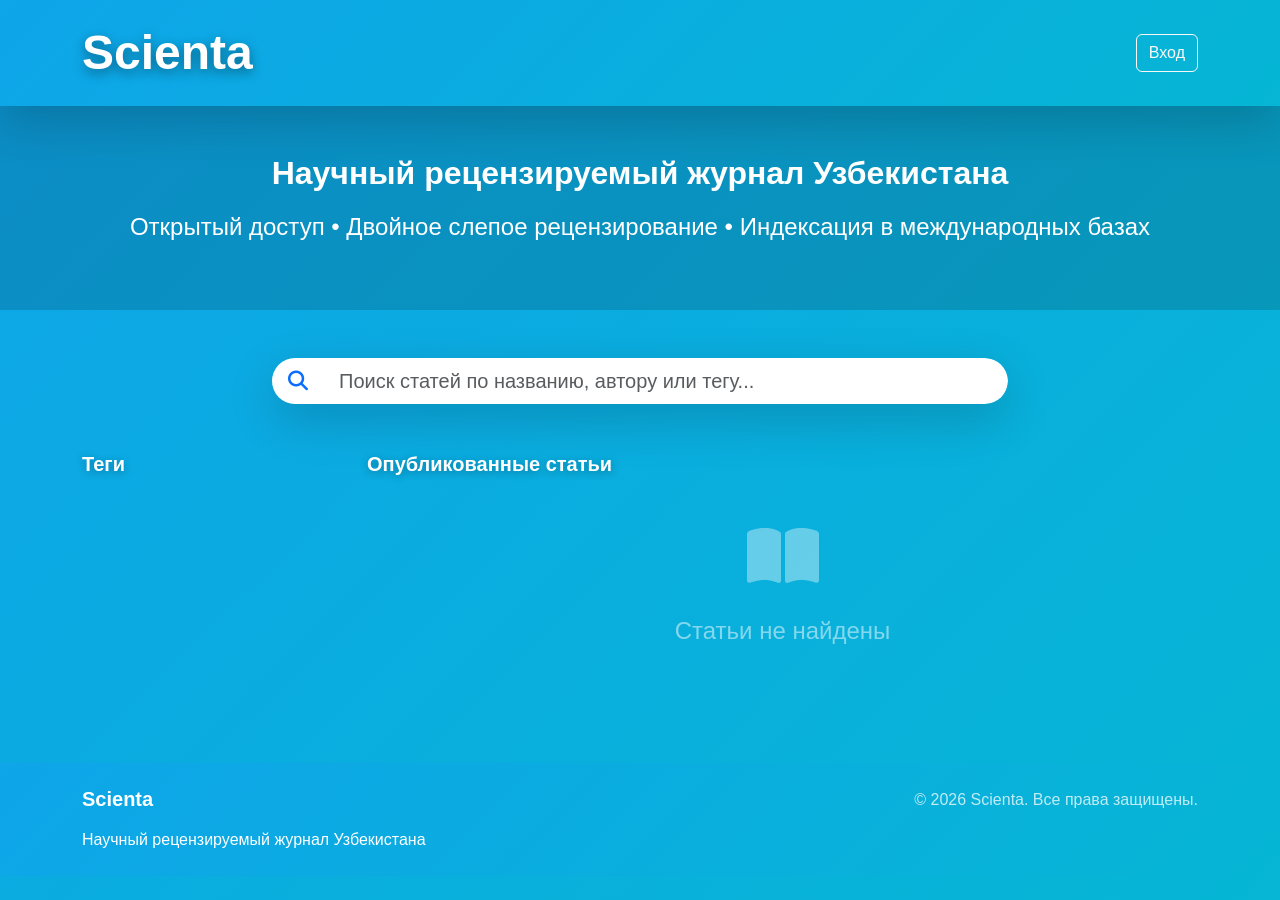
<file: journal-uz/index.html>
<!DOCTYPE html>
<html lang="ru">
<head>
  <meta charset="UTF-8">
  <meta name="viewport" content="width=device-width, initial-scale=1.0">
  <title>Scienta — Научный журнал Узбекистана</title>
  <link href="https://cdn.jsdelivr.net/npm/bootstrap@5.3.0/dist/css/bootstrap.min.css" rel="stylesheet">
  <link rel="stylesheet" href="https://cdnjs.cloudflare.com/ajax/libs/font-awesome/6.5.0/css/all.min.css">
  <link rel="stylesheet" href="styles.css">
  <link rel="stylesheet" href="sidebar.css">
</head>
<body>

  <!-- Шапка -->
  <header class="py-4 shadow-lg" style="background: linear-gradient(135deg, #0ea5e9 0%, #06b6d4 100%);">
    <div class="container">
      <div class="d-flex justify-content-between align-items-center">
        <h1 class="display-5 fw-bold mb-0 text-white" style="text-shadow: 0 4px 12px rgba(0,0,0,0.4);">
          Scienta
        </h1>
        <div id="headerRight" class="d-flex align-items-center gap-2">
          <div id="authSection" class="text-white fs-5">
            <a href="login.html" class="btn btn-outline-light">Вход</a>
          </div>
          <!-- Кнопка-бургер подставляется сюда через sidebar.js -->
        </div>
      </div>
    </div>
  </header>

  <!-- Описание -->
  <section class="text-center py-5 text-white" style="background: rgba(0,0,0,0.15);">
    <div class="container">
      <h2 class="fw-bold mb-3">Научный рецензируемый журнал Узбекистана</h2>
      <p class="lead fs-4 opacity-90">
        Открытый доступ • Двойное слепое рецензирование • Индексация в международных базах
      </p>
    </div>
  </section>

  <div class="container my-5">
    <!-- Поиск -->
    <div class="row justify-content-center mb-5">
      <div class="col-lg-8">
        <div class="input-group input-group-lg shadow-lg" style="border-radius: 50px; overflow: hidden;">
          <span class="input-group-text bg-white border-0">
            <i class="fas fa-search text-primary"></i>
          </span>
          <input type="text" id="searchInput" class="form-control border-0 shadow-none fs-5"
                 placeholder="Поиск статей по названию, автору или тегу..."
                 style="border-radius: 0 50px 50px 0;">
        </div>
      </div>
    </div>

    <div class="row">
      <!-- Теги -->
      <div class="col-lg-3 mb-5">
        <h5 class="fw-bold text-white mb-4" style="text-shadow: 0 2px 8px rgba(0,0,0,0.3);">Теги</h5>
        <div id="tagsCloud" class="d-flex flex-wrap gap-2"></div>
      </div>

      <!-- Статьи -->
      <div class="col-lg-9">
        <h5 class="fw-bold text-white mb-4" style="text-shadow: 0 2px 8px rgba(0,0,0,0.3);">Опубликованные статьи</h5>
        <div id="articlesList" class="row g-4"></div>

        <div id="noResults" class="text-center py-5 text-white-50">
          <i class="fas fa-book-open fa-4x mb-4 opacity-75"></i>
          <p class="fs-4">Статьи не найдены</p>
        </div>
      </div>
    </div>
  </div>

  <script type="module">
    import { createClient } from 'https://esm.sh/@supabase/supabase-js@2';
    import { supabaseUrl, supabaseKey } from './supabase-config.js';

    const supabase = createClient(supabaseUrl, supabaseKey);
    const authSection = document.getElementById('authSection');

    async function initAuth() {
      const { data: { session } } = await supabase.auth.getSession();
      if (!session) {
        authSection.innerHTML = `<a href="login.html" class="btn btn-outline-light btn-lg px-4">Вход</a>`;
        return;
      }

      const { data: profile } = await supabase
        .from('profiles')
        .select('full_name')
        .eq('id', session.user.id)
        .maybeSingle();

      if (!profile?.full_name?.trim()) {
        location.replace('profile.html');
        return;
      }

      const name = profile.full_name.trim().split(' ')[0];
      authSection.innerHTML = `
        <div class="d-flex align-items-center gap-3">
          <span class="fw-medium">Привет, <strong>${name}</strong>!</span>
          <button id="logoutBtn" class="btn btn-outline-light btn-sm">
            <i class="fas fa-sign-out-alt"></i> Выйти
          </button>
        </div>
      `;
      document.getElementById('logoutBtn').onclick = async () => {
        await supabase.auth.signOut();
        location.reload();
      };
    }
    initAuth();

    // Теги
    async function loadTags() {
      const { data: tags } = await supabase.from('tags').select('name').order('name');
      const cloud = document.getElementById('tagsCloud');
      if (!tags?.length) {
        cloud.innerHTML = '<small class="text-white-50">Тегов пока нет</small>';
        return;
      }
      cloud.innerHTML = tags.map(t => `
        <a href="tag.html?tag=${encodeURIComponent(t.name)}" 
           class="btn btn-outline-light btn-sm px-3 opacity-75 hover-opacity-100">
          ${t.name}
        </a>
      `).join('');
    }

    // Статьи — теперь весь текст ЧЁРНЫЙ, ссылки пурпурные
    async function loadArticles(query = '') {
      let q = supabase
        .from('submissions')
        .select('id, title, authors, abstract, views, submitted_at')
        .eq('status', 'Опубликована')
        .order('submitted_at', { ascending: false });

      if (query) {
        const term = query.toLowerCase();
        q = q.or(`title.ilike.%${term}%,authors.ilike.%${term}%,abstract.ilike.%${term}%`);
      }

      const { data: articles } = await q;
      const list = document.getElementById('articlesList');
      const noRes = document.getElementById('noResults');

      if (!articles || articles.length === 0) {
        list.innerHTML = '';
        noRes.classList.remove('d-none');
        return;
      }
      noRes.classList.add('d-none');

      const { data: links } = await supabase.from('submission_tags').select('submission_id, tag_id');
      const { data: allTags } = await supabase.from('tags').select('id, name');
      const tagMap = {};
      links?.forEach(l => {
        if (!tagMap[l.submission_id]) tagMap[l.submission_id] = [];
        tagMap[l.submission_id].push(l.tag_id);
      });

      list.innerHTML = articles.map(a => {
        const tagsHtml = (tagMap[a.id] || []).map(tid => {
          const tag = allTags.find(t => t.id === tid);
          return tag ? `<a href="tag.html?tag=${encodeURIComponent(tag.name)}" class="badge bg-light text-dark me-1">${tag.name}</a>` : '';
        }).join('');

        return `
          <div class="col-12 mb-4">
            <div class="card border-0 shadow-lg" style="background: rgba(255,255,255,0.95); backdrop-filter: blur(12px); border-radius: 20px;">
              <div class="card-body p-4">
                <h5 class="card-title fw-bold mb-3">
                  <a href="article.html?id=${a.id}" style="color: #0ea5e9; text-decoration: none;">
                    ${a.title}
                  </a>
                </h5>
                <p class="text-dark mb-2"><strong>Авторы:</strong> ${a.authors}</p>
                <p class="text-dark small lh-lg">${a.abstract.substring(0, 280)}...</p>

                <div class="my-3">${tagsHtml || ''}</div>

                <div class="d-flex justify-content-between align-items-center text-muted small">
                  <span>
                    ${new Date(a.submitted_at).toLocaleDateString('ru')}
                    <span class="ms-3"><i class="fas fa-eye"></i> ${a.views || 0}</span>
                  </span>
                  <a href="article.html?id=${a.id}" class="btn btn-outline-cyan btn-sm" 
                     style="border-color: #0ea5e9; color: #0ea5e9;">
                     Читать полностью
                  </a>
                </div>
              </div>
            </div>
          </div>
        `;
      }).join('');
    }

    document.getElementById('searchInput').addEventListener('input', e => loadArticles(e.target.value.trim()));

    loadTags();
    loadArticles();
  </script>
  <script type="module" src="sidebar.js"></script>

  <!-- Footer -->
  <footer class="mt-5 py-4" style="background: linear-gradient(135deg, #0ea5e9 0%, #06b6d4 100%);">
    <div class="container">
      <div class="row text-white">
        <div class="col-md-6 mb-3 mb-md-0">
          <h5 class="fw-bold mb-3">Scienta</h5>
          <p class="mb-0 opacity-90">Научный рецензируемый журнал Узбекистана</p>
        </div>
        <div class="col-md-6 text-md-end">
          <p class="mb-0 opacity-75">
            © <span id="currentYear"></span> Scienta. Все права защищены.
          </p>
        </div>
      </div>
    </div>
  </footer>

  <!-- Маленький фикс для кнопки "Читать полностью" -->
  <style>
    .btn-outline-cyan:hover {
      background: #0ea5e9 !important;
      color: white !important;
    }
  </style>

  <script>
    // Устанавливаем текущий год
    document.getElementById('currentYear').textContent = new Date().getFullYear();
  </script>
</body>
</html>
</file>
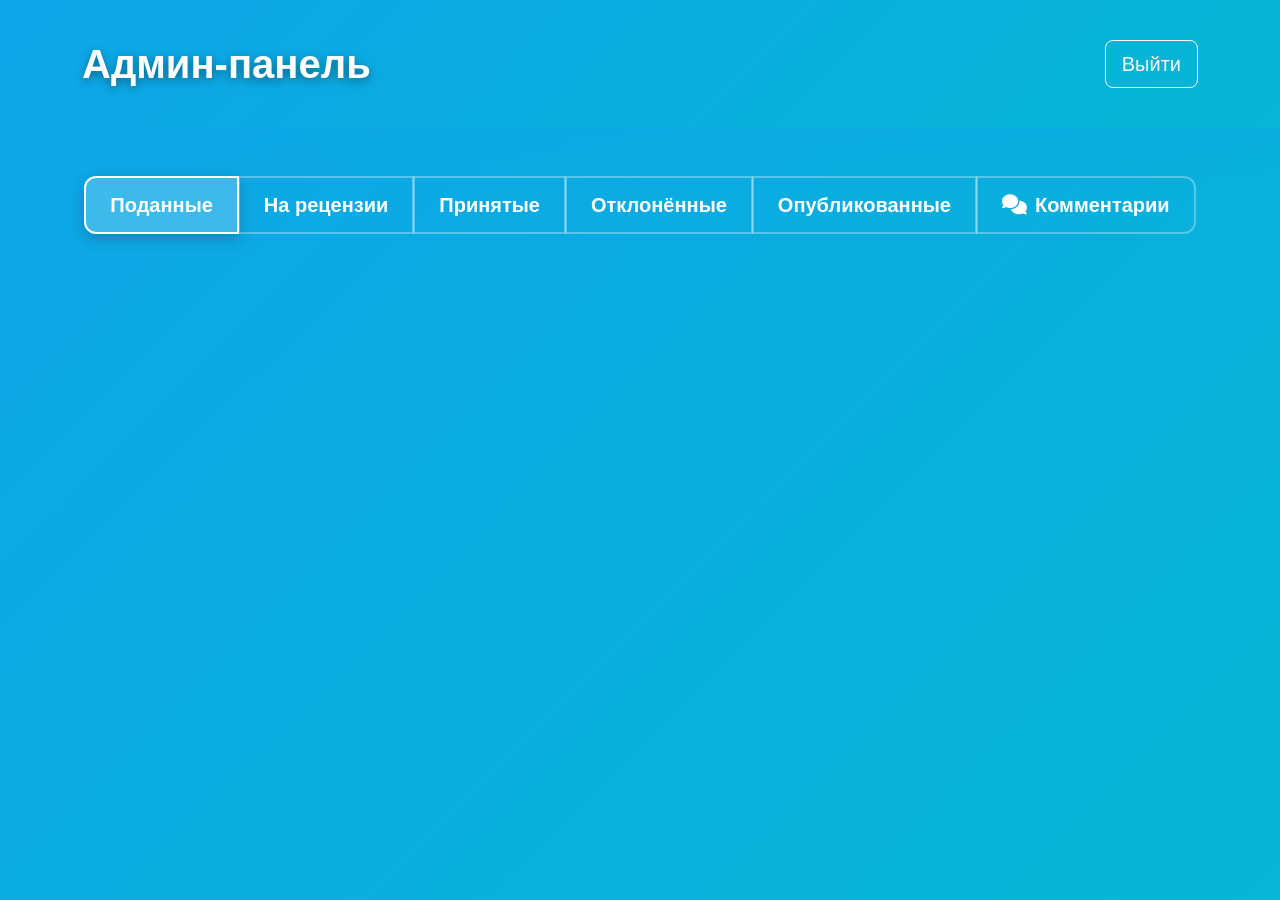
<file: journal-uz/admin.html>
<!DOCTYPE html>
<html lang="ru">
<head>
  <meta charset="UTF-8">
  <meta name="viewport" content="width=device-width, initial-scale=1.0">
  <title>Админ-панель — Scienta</title>
  <link href="https://cdn.jsdelivr.net/npm/bootstrap@5.3.0/dist/css/bootstrap.min.css" rel="stylesheet">
  <link rel="stylesheet" href="https://cdnjs.cloudflare.com/ajax/libs/font-awesome/6.5.0/css/all.min.css">
  <link rel="stylesheet" href="styles.css">
  <link rel="stylesheet" href="sidebar.css">
  <style>
    .admin-header {
      background: linear-gradient(135deg, #0ea5e9 0%, #06b6d4 100%);
      color: white;
      padding: 2.5rem 0;
      margin-bottom: 3rem;
      box-shadow: 0 10px 30px rgba(14, 165, 233, 0.3);
    }
    .status-badge {
      font-size: 0.8rem;
      padding: 0.4em 0.9em;
      border-radius: 50px;
    }
    .card-hover:hover {
      transform: translateY(-8px);
      box-shadow: 0 20px 40px rgba(0,0,0,0.18) !important;
      transition: all 0.3s ease;
    }
    .tab-btn {
      color: white !important;
      border: 2px solid rgba(255,255,255,0.3) !important;
      background: transparent;
      font-weight: 600;
      padding: 0.75rem 1.5rem;
      border-radius: 12px;
      transition: all 0.3s ease;
    }
    .tab-btn:hover, .tab-btn.active {
      background: rgba(255,255,255,0.2) !important;
      border-color: white !important;
      box-shadow: 0 5px 15px rgba(0,0,0,0.2);
    }
  </style>
</head>
<body class="bg-light">

  <!-- Шапка как на главной -->
  <section class="admin-header">
    <div class="container">
      <div class="d-flex justify-content-between align-items-center">
        <h1 class="fw-bold mb-0" style="color: white !important; text-shadow: 0 3px 10px rgba(0,0,0,0.4);">
          Админ-панель
        </h1>
        <div id="headerRight" class="d-flex align-items-center gap-2">
          <button id="logoutBtn" class="btn btn-outline-light btn-lg">
            Выйти
          </button>
          <!-- бургер добавится сюда через sidebar.js -->
        </div>
      </div>
    </div>
  </section>

  <div class="container mb-5">

    <!-- Вкладки — фиолетовые, белый текст -->
    <div class="text-center mb-5">
      <div class="btn-group btn-group-lg" role="group">
        <button type="button" class="btn tab-btn active" data-tab="submissions" data-status="Подана">Поданные</button>
        <button type="button" class="btn tab-btn" data-tab="submissions" data-status="На рецензии">На рецензии</button>
        <button type="button" class="btn tab-btn" data-tab="submissions" data-status="Принята">Принятые</button>
        <button type="button" class="btn tab-btn" data-tab="submissions" data-status="Отклонена">Отклонённые</button>
        <button type="button" class="btn tab-btn" data-tab="submissions" data-status="Опубликована">Опубликованные</button>
        <button type="button" class="btn tab-btn" data-tab="comments">
          <i class="fas fa-comments me-2"></i>Комментарии
        </button>
      </div>
    </div>

    <!-- Список статей -->
    <div id="submissionsSection">
      <div id="adminList" class="row g-4"></div>
    </div>

    <!-- Секция комментариев -->
    <div id="commentsSection" class="d-none">
      <div class="row">
        <div class="col-12">
          <div class="card border-0 shadow-lg mb-4">
            <div class="card-body p-4">
              <div class="d-flex justify-content-between align-items-center mb-3">
                <h4 class="mb-0">
                  <i class="fas fa-comments me-2 text-primary"></i>
                  Все комментарии
                </h4>
                <span class="badge bg-primary fs-5" id="totalComments">0</span>
              </div>
              <p class="text-muted mb-0">Просматривайте и управляйте комментариями к статьям</p>
            </div>
          </div>
        </div>
      </div>
      <div id="commentsList" class="row g-4"></div>
    </div>
  </div>

  <script type="module">
    import { createClient } from 'https://esm.sh/@supabase/supabase-js@2';
    import { supabaseUrl, supabaseKey } from './supabase-config.js';

    const supabase = createClient(supabaseUrl, supabaseKey);
    let currentStatus = 'Подана';
    let currentTab = 'submissions';

    // Глобальные функции
    window.updateStatus = async (id, newStatus) => {
      if (newStatus === 'Опубликована') {
        const year = new Date().getFullYear();
        const { data: last } = await supabase
          .from('submissions')
          .select('article_number')
          .eq('volume', year)
          .eq('status', 'Опубликована')
          .order('article_number', { ascending: false })
          .limit(1);

        const nextNumber = (last?.[0]?.article_number || 0) + 1;

        const { error } = await supabase
          .from('submissions')
          .update({
            status: 'Опубликована',
            volume: year,
            article_number: nextNumber,
            published_at: new Date().toISOString()
          })
          .eq('id', id);

        if (error) return alert('Ошибка публикации: ' + error.message);
        alert(`Статья опубликована! Номер: ${year}-${String(nextNumber).padStart(3, '0')}`);
      } else {
        const { error } = await supabase.from('submissions').update({ status: newStatus }).eq('id', id);
        if (error) return alert('Ошибка: ' + error.message);
      }
      loadArticles();
    };

    window.assignReviewer = async (id) => {
      const select = document.getElementById(`reviewer-${id}`);
      const reviewerId = select.value;
      if (!reviewerId) return alert('Выберите рецензента!');

      const { error } = await supabase.from('submissions').update({ reviewer_id: reviewerId }).eq('id', id);
      if (error) alert('Ошибка: ' + error.message);
      else alert('Рецензент назначен');
      loadArticles();
    };

    async function loadArticles() {
      const { data: submissions } = await supabase
        .from('submissions')
        .select('id, title, authors, status, reviewer_id, file_url, article_id, submitted_at')
        .eq('status', currentStatus)
        .order('submitted_at', { ascending: false });

      const { data: reviewers } = await supabase.from('profiles').select('id, full_name').eq('role', 'reviewer');

      const badgeColors = {
        'Подана': 'bg-info text-white',
        'На рецензии': 'bg-warning text-dark',
        'Принята': 'bg-primary text-white',
        'Отклонена': 'bg-danger text-white',
        'Опубликована': 'bg-success text-white'
      };

      document.getElementById('adminList').innerHTML = submissions.length ? submissions.map(item => `
        <div class="col-12">
          <div class="card card-hover border-0 shadow-lg">
            <div class="card-body p-4">
              <div class="d-flex justify-content-between align-items-start mb-3">
                <h5 class="card-title mb-0 text-primary fw-bold">${item.title}</h5>
                <span class="badge ${badgeColors[item.status]} status-badge">${item.status}</span>
              </div>

              <p class="text-muted mb-2"><strong>Авторы:</strong> ${item.authors}</p>

              ${item.article_id 
                ? `<p class="mb-3"><strong>Номер статьи:</strong> <span class="badge bg-dark fs-6">${item.article_id}</span></p>`
                : '<p class="text-muted small mb-3"><em>Номер будет присвоен при публикации</em></p>'
              }

              <div class="text-muted small mb-4">
                <i class="fas fa-calendar-alt me-2"></i>
                ${new Date(item.submitted_at).toLocaleDateString('ru-RU', { day: 'numeric', month: 'long', year: 'numeric', hour: '2-digit', minute: '2-digit' })}
              </div>

              <div class="row g-3">
                <div class="col-lg-4">
                  <label class="form-label fw-bold text-dark">Статус</label>
                  <select class="form-select form-select-lg" onchange="updateStatus('${item.id}', this.value)">
                    ${['Подана','На рецензии','Принята','Отклонена','Опубликована'].map(s => 
                      `<option value="${s}" ${item.status===s?'selected':''}>${s}</option>`
                    ).join('')}
                  </select>
                </div>

                <div class="col-lg-4">
                  <label class="form-label fw-bold text-dark">Рецензент</label>
                  <select class="form-select form-select-lg" id="reviewer-${item.id}">
                    <option value="">— не назначен —</option>
                    ${reviewers.map(r => `<option value="${r.id}" ${item.reviewer_id===r.id?'selected':''}>${r.full_name}</option>`).join('')}
                  </select>
                </div>

                <div class="col-lg-4 d-flex align-items-end gap-2">
                  <a href="${item.file_url}" target="_blank" class="btn btn-outline-danger">
                    PDF
                  </a>
                  <button class="btn btn-primary flex-fill" onclick="assignReviewer('${item.id}')">
                    Назначить рецензента
                  </button>
                </div>
              </div>
            </div>
          </div>
        </div>
      `).join('') : `
        <div class="col-12 text-center py-5">
          <i class="fas fa-inbox fa-4x text-muted mb-4"></i>
          <h4 class="text-muted">Нет статей с этим статусом</h4>
        </div>
      `;
    }

    // Вкладки
    document.querySelectorAll('.tab-btn').forEach(btn => {
      btn.addEventListener('click', () => {
        document.querySelectorAll('.tab-btn').forEach(b => b.classList.remove('active'));
        btn.classList.add('active');
        
        const tab = btn.dataset.tab;
        
        if (tab === 'comments') {
          // Показываем секцию комментариев
          document.getElementById('submissionsSection').classList.add('d-none');
          document.getElementById('commentsSection').classList.remove('d-none');
          currentTab = 'comments';
          loadComments();
        } else {
          // Показываем секцию статей
          document.getElementById('submissionsSection').classList.remove('d-none');
          document.getElementById('commentsSection').classList.add('d-none');
          currentTab = 'submissions';
          currentStatus = btn.dataset.status;
          loadArticles();
        }
      });
    });

    // Проверка сессии и выход
    const { data: { session } } = await supabase.auth.getSession();
    if (!session) location.href = 'login.html';

    const { data: profile } = await supabase.from('profiles').select('role').eq('id', session.user.id).maybeSingle();
    if (!profile || profile.role !== 'admin') {
      alert('Доступ запрещён!');
      location.href = 'index.html';
    }

    document.getElementById('logoutBtn').onclick = async () => {
      await supabase.auth.signOut();
      location.href = 'login.html';
    };

    // Загрузка комментариев
    async function loadComments() {
      const commentsList = document.getElementById('commentsList');
      const totalComments = document.getElementById('totalComments');
      
      commentsList.innerHTML = '<div class="col-12 text-center py-5"><div class="spinner-border text-primary"></div><p class="mt-3">Загрузка комментариев...</p></div>';

      try {
        // Загружаем комментарии с информацией о статьях и пользователях
        const { data: comments, error } = await supabase
          .from('comments')
          .select('id, text, created_at, user_id, submission_id')
          .order('created_at', { ascending: false });

        if (error) throw error;

        if (!comments || comments.length === 0) {
          commentsList.innerHTML = `
            <div class="col-12 text-center py-5">
              <i class="fas fa-comment-slash fa-4x text-muted mb-4"></i>
              <h4 class="text-muted">Нет комментариев</h4>
            </div>
          `;
          totalComments.textContent = '0';
          return;
        }

        totalComments.textContent = comments.length;

        // Загружаем дополнительные данные
        const userIds = [...new Set(comments.map(c => c.user_id))];
        const submissionIds = [...new Set(comments.map(c => c.submission_id))];

        const { data: profiles } = await supabase
          .from('profiles')
          .select('id, full_name')
          .in('id', userIds);

        const { data: submissions } = await supabase
          .from('submissions')
          .select('id, title')
          .in('id', submissionIds);

        const profilesMap = {};
        profiles?.forEach(p => {
          profilesMap[p.id] = p.full_name;
        });

        const submissionsMap = {};
        submissions?.forEach(s => {
          submissionsMap[s.id] = s.title;
        });

        // Отображаем комментарии
        commentsList.innerHTML = comments.map(comment => {
          const userName = profilesMap[comment.user_id] || 'Неизвестный пользователь';
          const articleTitle = submissionsMap[comment.submission_id] || 'Статья удалена';
          const commentDate = new Date(comment.created_at).toLocaleString('ru', {
            day: 'numeric',
            month: 'long',
            year: 'numeric',
            hour: '2-digit',
            minute: '2-digit'
          });

          const isLong = comment.text.length > 200;
          const displayText = isLong ? comment.text.substring(0, 200) + '...' : comment.text;

          return `
            <div class="col-12">
              <div class="card border-0 shadow-sm">
                <div class="card-body p-4">
                  <div class="d-flex justify-content-between align-items-start mb-3">
                    <div class="flex-grow-1">
                      <h5 class="card-title mb-2">
                        <i class="fas fa-user-circle text-primary me-2"></i>
                        ${escapeHtml(userName)}
                      </h5>
                      <small class="text-muted">
                        <i class="fas fa-clock me-1"></i>${commentDate}
                      </small>
                    </div>
                    <button class="btn btn-danger btn-sm" onclick="deleteComment('${comment.id}', '${escapeHtml(userName)}')">
                      <i class="fas fa-trash me-1"></i>Удалить
                    </button>
                  </div>

                  <div class="mb-3">
                    <small class="text-muted fw-semibold">Статья:</small><br>
                    <a href="article.html?id=${comment.submission_id}" target="_blank" class="text-decoration-none">
                      ${escapeHtml(articleTitle)}
                      <i class="fas fa-external-link-alt ms-1 small"></i>
                    </a>
                  </div>

                  <div class="border-start border-primary border-3 ps-3 py-2 bg-light rounded">
                    <p class="mb-0" id="comment-text-${comment.id}">${escapeHtml(displayText)}</p>
                    ${isLong ? `
                      <button class="btn btn-link btn-sm p-0 mt-2 text-primary" onclick="toggleAdminCommentText('${comment.id}')">
                        <i class="fas fa-chevron-down me-1"></i>Показать полностью
                      </button>
                      <p class="mb-0 d-none" id="comment-full-${comment.id}">${escapeHtml(comment.text)}</p>
                    ` : ''}
                  </div>
                </div>
              </div>
            </div>
          `;
        }).join('');

      } catch (error) {
        console.error('Ошибка загрузки комментариев:', error);
        commentsList.innerHTML = `
          <div class="col-12 text-center py-5">
            <i class="fas fa-exclamation-triangle fa-4x text-danger mb-4"></i>
            <h4 class="text-danger">Ошибка загрузки комментариев</h4>
            <p class="text-muted">${error.message}</p>
          </div>
        `;
      }
    }

    // Функция для сворачивания/разворачивания комментариев
    window.toggleAdminCommentText = function(commentId) {
      const shortDiv = document.getElementById(`comment-text-${commentId}`);
      const fullDiv = document.getElementById(`comment-full-${commentId}`);
      const toggleBtn = shortDiv?.nextElementSibling;

      if (!fullDiv || !toggleBtn) return;

      if (fullDiv.classList.contains('d-none')) {
        fullDiv.classList.remove('d-none');
        shortDiv.classList.add('d-none');
        toggleBtn.innerHTML = '<i class="fas fa-chevron-up me-1"></i>Свернуть';
      } else {
        fullDiv.classList.add('d-none');
        shortDiv.classList.remove('d-none');
        toggleBtn.innerHTML = '<i class="fas fa-chevron-down me-1"></i>Показать полностью';
      }
    };

    // Удаление комментария
    window.deleteComment = async function(commentId, userName) {
      if (!confirm(`Удалить комментарий пользователя "${userName}"?`)) return;

      try {
        const { error } = await supabase
          .from('comments')
          .delete()
          .eq('id', commentId);

        if (error) throw error;

        alert('Комментарий успешно удалён!');
        loadComments();
      } catch (error) {
        console.error('Ошибка удаления комментария:', error);
        alert('Ошибка: ' + error.message);
      }
    };

    // Функция для экранирования HTML
    function escapeHtml(text) {
      const div = document.createElement('div');
      div.textContent = text;
      return div.innerHTML;
    }

    // Загрузка по умолчанию
    loadArticles();
  </script>
  <script type="module" src="sidebar.js"></script>
</body>
</html>
</file>
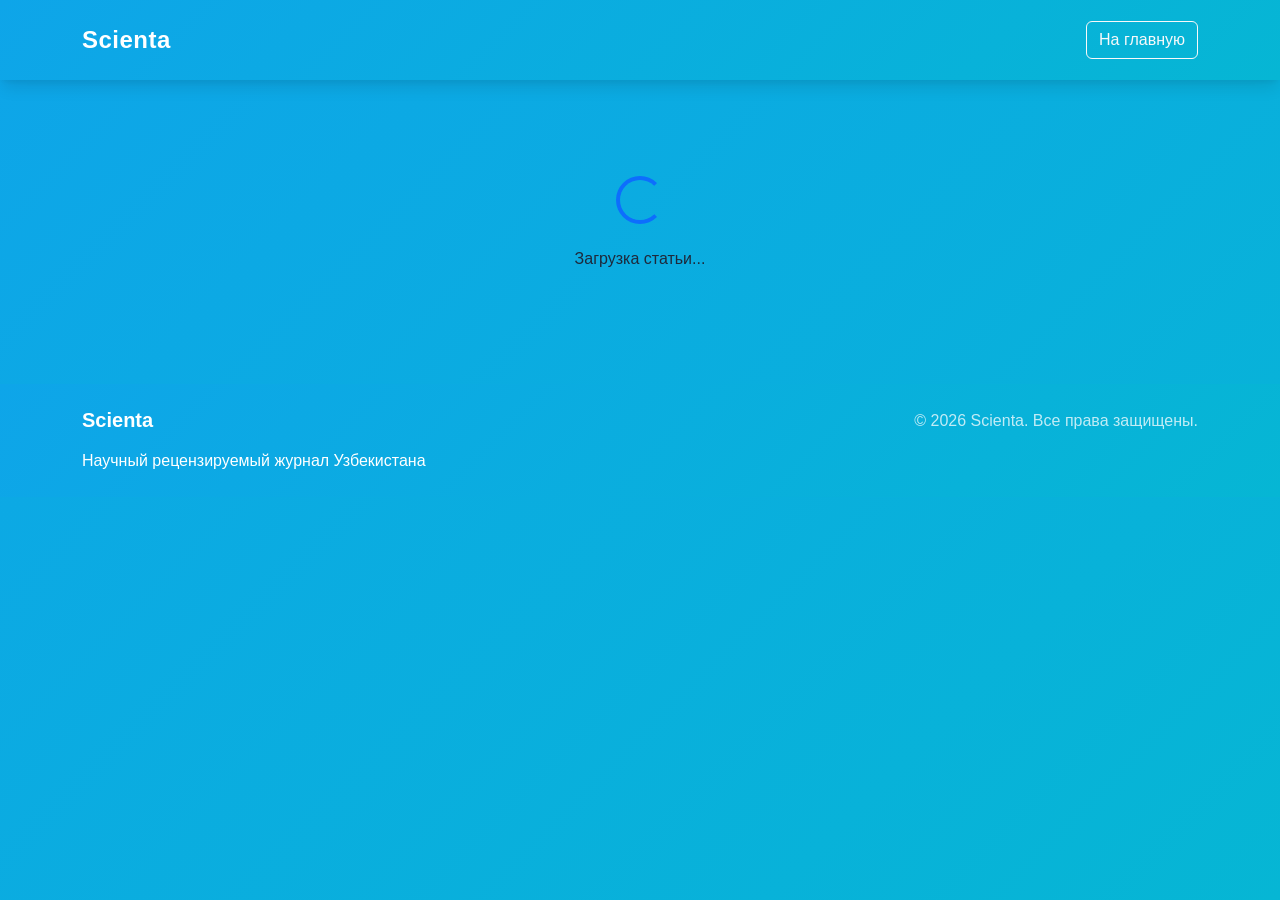
<file: journal-uz/article.html>
<!DOCTYPE html>
<html lang="ru">
<head>
  <meta charset="UTF-8">
  <meta name="viewport" content="width=device-width, initial-scale=1.0">
  <title>Статья — Scienta</title>
  <link href="https://cdn.jsdelivr.net/npm/bootstrap@5.3.0/dist/css/bootstrap.min.css" rel="stylesheet">
  <link rel="stylesheet" href="styles.css">
  <link rel="stylesheet" href="sidebar.css">
  <link rel="stylesheet" href="https://cdnjs.cloudflare.com/ajax/libs/font-awesome/6.5.0/css/all.min.css">
  <script src="https://cdn.jsdelivr.net/npm/bootstrap@5.3.0/dist/js/bootstrap.bundle.min.js"></script>
</head>
<body class="bg-light">

  <nav class="navbar navbar-expand-lg navbar-dark bg-primary sticky-top">
    <div class="container d-flex justify-content-between align-items-center">
      <a class="navbar-brand" href="index.html">Scienta</a>
      <div id="headerRight" class="d-flex align-items-center gap-2">
        <a href="index.html" class="btn btn-outline-light">На главную</a>
        <!-- бургер добавится сюда через sidebar.js -->
      </div>
    </div>
  </nav>

  <div class="container my-5">
    <div id="loading" class="text-center py-5">
      <div class="spinner-border text-primary" style="width: 3rem; height: 3rem;"></div>
      <p class="mt-3">Загрузка статьи...</p>
    </div>

    <div id="articleContent" class="row d-none">
      <div class="col-lg-10 mx-auto">
        <div class="card shadow-lg border-0">
          <div class="card-body p-5">
            <h1 id="articleTitle" class="display-5 fw-bold mb-4"></h1>
            <p class="text-muted mb-3"><strong>Номер:</strong> <span id="articleId"></span></p>
            <p id="articleAuthors" class="text-muted fs-5 mb-4"></p>
            <div id="articleAbstract" class="lead text-muted mb-5 p-4 bg-light rounded"></div>

            <div class="d-flex flex-wrap gap-2 mb-4">
              <span class="fw-bold me-2">Теги:</span>
              <div id="articleTags"></div>
            </div>

            <div class="text-center my-5">
              <a id="pdfLink" href="#" target="_blank" class="btn btn-success btn-lg px-5">
                Скачать PDF
              </a>
            </div>

            <div class="mt-5 pt-5 border-top">
              <small class="text-muted">
                <i class="fas fa-calendar me-1"></i> <span id="articleDate"></span> • 
                <i class="fas fa-eye ms-3 me-1"></i> <span id="articleViews">0</span> просмотров
              </small>
            </div>
          </div>
        </div>

        <!-- Секция комментариев -->
        <div class="card shadow-lg border-0 mt-4">
          <div class="card-body p-5">
            <h3 class="fw-bold mb-4">
              <i class="fas fa-comments me-2 text-primary"></i>
              Комментарии
              <span class="badge bg-primary ms-2" id="commentsCount">0</span>
            </h3>

            <!-- Форма добавления комментария -->
            <div id="commentFormSection" class="mb-4">
              <form id="commentForm">
                <div class="mb-3">
                  <label class="form-label fw-semibold">Оставить комментарий</label>
                  <textarea 
                    id="commentText" 
                    class="form-control" 
                    rows="4" 
                    placeholder="Напишите ваш комментарий..."
                    required
                    maxlength="2000"></textarea>
                  <small class="text-muted">
                    <span id="charCount">0</span> / 2000 символов
                  </small>
                </div>
                <button type="submit" class="btn btn-primary" id="submitCommentBtn">
                  <i class="fas fa-paper-plane me-2"></i>
                  Отправить комментарий
                </button>
              </form>
            </div>

            <!-- Список комментариев -->
            <div id="commentsList" class="mt-4">
              <div class="text-center text-muted py-4" id="noComments">
                <i class="fas fa-comment-slash fa-3x mb-3 opacity-50"></i>
                <p>Пока нет комментариев. Будьте первым!</p>
              </div>
            </div>

            <!-- Загрузка комментариев -->
            <div id="commentsLoading" class="text-center py-3 d-none">
              <div class="spinner-border spinner-border-sm text-primary" role="status">
                <span class="visually-hidden">Загрузка...</span>
              </div>
            </div>
          </div>
        </div>
      </div>
    </div>

    <div id="notFound" class="text-center py-5 d-none">
      <i class="fas fa-exclamation-triangle fa-4x text-danger mb-4"></i>
      <h3>Статья не найдена</h3>
      <p>Возможно, она была удалена или ссылка неверная.</p>
      <a href="index.html" class="btn btn-primary">Вернуться на главную</a>
    </div>
  </div>

  <script type="module">
    import { createClient } from 'https://esm.sh/@supabase/supabase-js@2';
    import { supabaseUrl, supabaseKey } from './supabase-config.js';

    const supabase = createClient(supabaseUrl, supabaseKey);

    // Получаем ID из URL
    const urlParams = new URLSearchParams(window.location.search);
    const articleId = urlParams.get('id');

    if (!articleId) {
      document.getElementById('loading').classList.add('d-none');
      document.getElementById('notFound').classList.remove('d-none');
      throw new Error('ID статьи не передан');
    }

    async function loadArticle() {
      const { data: article, error } = await supabase
        .from('submissions')
        .select('id, title, authors, abstract, file_url, views, submitted_at, article_id')  // Добавили article_id
        .eq('id', articleId)
        .eq('status', 'Опубликована')
        .maybeSingle();

      if (error || !article) {
        document.getElementById('loading').classList.add('d-none');
        document.getElementById('notFound').classList.remove('d-none');
        console.error('Статья не найдена:', error);
        return;
      }

      // Увеличиваем просмотры
      await supabase
        .from('submissions')
        .update({ views: (article.views || 0) + 1 })
        .eq('id', articleId);

      // Заполняем данные
      document.title = article.title + ' — Scienta';
      document.getElementById('articleTitle').textContent = article.title;
      document.getElementById('articleId').textContent = article.article_id || 'Не опубликована';
      document.getElementById('articleAuthors').textContent = 'Авторы: ' + article.authors;
      document.getElementById('articleAbstract').textContent = article.abstract;
      document.getElementById('articleDate').textContent = new Date(article.submitted_at).toLocaleDateString('ru');
      document.getElementById('articleViews').textContent = (article.views || 0) + 1;
      document.getElementById('pdfLink').href = article.file_url;

      // Загружаем теги
      const { data: links } = await supabase.from('submission_tags').select('tag_id').eq('submission_id', article.id);
      const { data: allTags } = await supabase.from('tags').select('id, name');
      const tagsHtml = (links || []).map(l => {
        const tag = allTags?.find(t => t.id === l.tag_id);
        return tag ? `<a href="tag.html?tag=${encodeURIComponent(tag.name)}" class="badge bg-primary text-decoration-none me-1">${tag.name}</a>` : '';
      }).join('');
      document.getElementById('articleTags').innerHTML = tagsHtml || '<span class="text-muted">Теги не указаны</span>';

      // Показываем контент
      document.getElementById('loading').classList.add('d-none');
      document.getElementById('articleContent').classList.remove('d-none');

      // Загружаем комментарии
      loadComments(articleId);
      setupCommentForm(articleId);
    }

    // Загрузка комментариев
    async function loadComments(submissionId) {
      const commentsList = document.getElementById('commentsList');
      const noComments = document.getElementById('noComments');
      const commentsLoading = document.getElementById('commentsLoading');
      const commentsCount = document.getElementById('commentsCount');

      commentsLoading.classList.remove('d-none');
      commentsList.innerHTML = '';

      try {
        // Загружаем комментарии
        const { data: comments, error } = await supabase
          .from('comments')
          .select('id, text, created_at, user_id')
          .eq('submission_id', submissionId)
          .order('created_at', { ascending: false });

        commentsLoading.classList.add('d-none');

        if (error) {
          console.error('Ошибка загрузки комментариев:', error);
          commentsList.innerHTML = '<p class="text-danger">Ошибка загрузки комментариев</p>';
          return;
        }

        if (!comments || comments.length === 0) {
          noComments.classList.remove('d-none');
          commentsCount.textContent = '0';
          return;
        }

        noComments.classList.add('d-none');
        commentsCount.textContent = comments.length;

        // Загружаем имена пользователей
        const userIds = [...new Set(comments.map(c => c.user_id))];
        const { data: profiles } = await supabase
          .from('profiles')
          .select('id, full_name')
          .in('id', userIds);

        const profilesMap = {};
        profiles?.forEach(p => {
          profilesMap[p.id] = p.full_name;
        });

        // Отображаем комментарии
        commentsList.innerHTML = comments.map(comment => {
          // Получаем имя пользователя
          const userName = profilesMap[comment.user_id] || 'Анонимный пользователь';
          
          const commentDate = new Date(comment.created_at).toLocaleString('ru', {
            day: 'numeric',
            month: 'long',
            year: 'numeric',
            hour: '2-digit',
            minute: '2-digit'
          });
          
          // Если текст длинный, сворачиваем его
          const text = comment.text;
          const isLong = text.length > 300;
          const shortText = isLong ? text.substring(0, 300) + '...' : text;
          const commentId = comment.id;

          return `
            <div class="card mb-3 border-0 shadow-sm" data-comment-id="${commentId}">
              <div class="card-body">
                <div class="d-flex justify-content-between align-items-start mb-2">
                  <div>
                    <strong class="text-primary">${escapeHtml(userName)}</strong>
                    <small class="text-muted ms-2">
                      <i class="fas fa-clock me-1"></i>${commentDate}
                    </small>
                  </div>
                </div>
                <p class="mb-0" id="comment-text-${commentId}">${escapeHtml(shortText)}</p>
                ${isLong ? `
                  <button class="btn btn-link btn-sm p-0 mt-2 text-primary" onclick="toggleCommentText('${commentId}')">
                    <i class="fas fa-chevron-down me-1"></i>Показать полностью
                  </button>
                  <div id="comment-full-${commentId}" class="d-none">${escapeHtml(text)}</div>
                ` : ''}
              </div>
            </div>
          `;
        }).join('');
      } catch (error) {
        console.error('Ошибка:', error);
        commentsLoading.classList.add('d-none');
        commentsList.innerHTML = '<p class="text-danger">Ошибка загрузки комментариев</p>';
      }
    }

    // Функция для сворачивания/разворачивания длинных комментариев
    window.toggleCommentText = function(commentId) {
      const shortDiv = document.getElementById(`comment-text-${commentId}`);
      const fullDiv = document.getElementById(`comment-full-${commentId}`);
      const toggleBtn = shortDiv?.nextElementSibling;

      if (!fullDiv || !toggleBtn) return;

      if (fullDiv.classList.contains('d-none')) {
        fullDiv.classList.remove('d-none');
        shortDiv.classList.add('d-none');
        toggleBtn.innerHTML = '<i class="fas fa-chevron-up me-1"></i>Свернуть';
      } else {
        fullDiv.classList.add('d-none');
        shortDiv.classList.remove('d-none');
        toggleBtn.innerHTML = '<i class="fas fa-chevron-down me-1"></i>Показать полностью';
      }
    };

    // Настройка формы комментария
    function setupCommentForm(submissionId) {
      const commentForm = document.getElementById('commentForm');
      const commentText = document.getElementById('commentText');
      const submitBtn = document.getElementById('submitCommentBtn');
      const charCount = document.getElementById('charCount');
      const commentFormSection = document.getElementById('commentFormSection');

      // Счётчик символов
      commentText.addEventListener('input', () => {
        charCount.textContent = commentText.value.length;
      });

      // Проверка авторизации
      supabase.auth.getSession().then(({ data: { session } }) => {
        if (!session) {
          // Если не авторизован, показываем сообщение
          commentFormSection.innerHTML = `
            <div class="alert alert-info">
              <i class="fas fa-info-circle me-2"></i>
              <strong>Войдите в систему</strong>, чтобы оставить комментарий.
              <a href="login.html" class="btn btn-primary btn-sm ms-2">Войти</a>
            </div>
          `;
          return;
        }
      });

      // Отправка комментария
      commentForm.addEventListener('submit', async (e) => {
        e.preventDefault();

        const text = commentText.value.trim();

        if (!text) {
          alert('Введите текст комментария');
          return;
        }

        // Проверяем авторизацию
        const { data: { session } } = await supabase.auth.getSession();
        if (!session) {
          location.href = 'login.html';
          return;
        }

        // Получаем профиль пользователя
        const { data: profile } = await supabase
          .from('profiles')
          .select('id, full_name')
          .eq('id', session.user.id)
          .maybeSingle();

        if (!profile || !profile.full_name) {
          alert('Пожалуйста, заполните ваш профиль перед комментированием');
          location.href = 'profile.html';
          return;
        }

        // Показываем загрузку
        submitBtn.disabled = true;
        submitBtn.innerHTML = '<span class="spinner-border spinner-border-sm me-2"></span>Отправка...';

        try {
          const { error } = await supabase
            .from('comments')
            .insert({
              submission_id: submissionId,
              user_id: session.user.id,
              text: text
            });

          if (error) {
            throw error;
          }

          // Очищаем форму
          commentText.value = '';
          charCount.textContent = '0';

          // Перезагружаем комментарии
          await loadComments(submissionId);

          // Показываем сообщение об успехе
          const successAlert = document.createElement('div');
          successAlert.className = 'alert alert-success alert-dismissible fade show';
          successAlert.innerHTML = `
            <i class="fas fa-check-circle me-2"></i>
            Комментарий успешно добавлен!
            <button type="button" class="btn-close" data-bs-dismiss="alert"></button>
          `;
          commentFormSection.insertBefore(successAlert, commentForm);

          // Убираем сообщение через 3 секунды
          setTimeout(() => {
            successAlert.remove();
          }, 3000);

        } catch (error) {
          console.error('Ошибка отправки комментария:', error);
          alert('Ошибка: ' + error.message);
        } finally {
          submitBtn.disabled = false;
          submitBtn.innerHTML = '<i class="fas fa-paper-plane me-2"></i>Отправить комментарий';
        }
      });
    }

    // Функция для экранирования HTML
    function escapeHtml(text) {
      const div = document.createElement('div');
      div.textContent = text;
      return div.innerHTML;
    }

    loadArticle();
  </script>
  <script type="module" src="sidebar.js"></script>

  <!-- Footer -->
  <footer class="mt-5 py-4" style="background: linear-gradient(135deg, #0ea5e9 0%, #06b6d4 100%);">
    <div class="container">
      <div class="row text-white">
        <div class="col-md-6 mb-3 mb-md-0">
          <h5 class="fw-bold mb-3">Scienta</h5>
          <p class="mb-0 opacity-90">Научный рецензируемый журнал Узбекистана</p>
        </div>
        <div class="col-md-6 text-md-end">
          <p class="mb-0 opacity-75">
            © <span id="currentYear"></span> Scienta. Все права защищены.
          </p>
        </div>
      </div>
    </div>
  </footer>

  <script>
    // Устанавливаем текущий год
    document.getElementById('currentYear').textContent = new Date().getFullYear();
  </script>
</body>
</html>
</file>
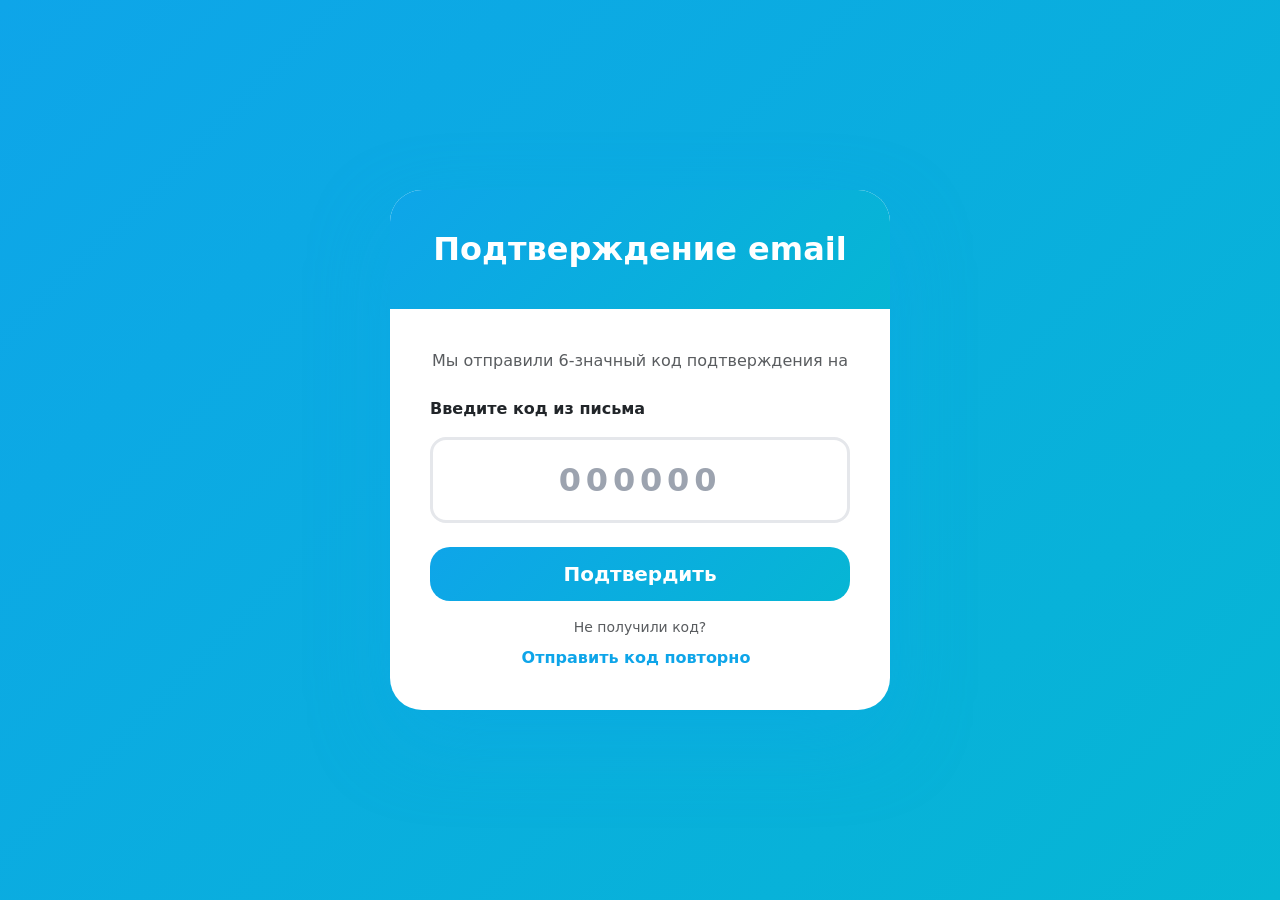
<file: journal-uz/confirm-email.html>
<!DOCTYPE html>
<html lang="ru">
<head>
  <meta charset="UTF-8">
  <meta name="viewport" content="width=device-width, initial-scale=1.0">
  <title>Подтверждение email — Scienta</title>
  
  <!-- Bootstrap -->
  <link href="https://cdn.jsdelivr.net/npm/bootstrap@5.3.3/dist/css/bootstrap.min.css" rel="stylesheet">
  
  <!-- Icons -->
  <link rel="stylesheet" href="https://cdnjs.cloudflare.com/ajax/libs/font-awesome/6.6.0/css/all.min.css">
  
  <style>
    :root {
      --primary: #0ea5e9;
      --primary-light: #38bdf8;
      --primary-dark: #0284c7;
      --secondary: #06b6d4;
    }

    body {
      min-height: 100vh;
      background: linear-gradient(135deg, #0ea5e9 0%, #06b6d4 100%);
      font-family: 'Segoe UI', system-ui, sans-serif;
      display: flex;
      align-items: center;
      padding: 2rem 0;
    }

    .confirm-card {
      background: white;
      border-radius: 32px;
      overflow: hidden;
      box-shadow: 0 30px 80px rgba(14, 165, 233, 0.35);
      max-width: 500px;
      margin: 0 auto;
    }

    .card-header {
      background: linear-gradient(135deg, var(--primary), var(--secondary));
      color: white;
      text-align: center;
      padding: 2.5rem 1rem;
    }

    .card-body {
      padding: 2.5rem;
    }

    .icon-success {
      width: 100px;
      height: 100px;
      background: linear-gradient(135deg, #10b981, #059669);
      border-radius: 50%;
      display: flex;
      align-items: center;
      justify-content: center;
      margin: 0 auto 2rem;
      animation: scaleIn 0.5s ease-out;
    }

    @keyframes scaleIn {
      from {
        transform: scale(0);
        opacity: 0;
      }
      to {
        transform: scale(1);
        opacity: 1;
      }
    }

    .icon-success i {
      font-size: 3rem;
      color: white;
    }

    .code-input {
      font-size: 2rem;
      font-weight: 700;
      text-align: center;
      letter-spacing: 0.5rem;
      padding: 1rem;
      border: 3px solid #e5e7eb;
      border-radius: 16px;
      width: 100%;
      transition: all 0.3s ease;
    }

    .code-input:focus {
      border-color: var(--primary);
      box-shadow: 0 0 0 4px rgba(14, 165, 233, 0.2);
      outline: none;
    }

    .code-input::placeholder {
      letter-spacing: 0.3rem;
      color: #9ca3af;
    }

    .btn-primary {
      background: linear-gradient(135deg, var(--primary), var(--secondary));
      border: none;
      border-radius: 20px;
      padding: 0.75rem 2rem;
      font-weight: 600;
      transition: all 0.3s ease;
    }

    .btn-primary:hover {
      transform: translateY(-2px);
      box-shadow: 0 10px 25px rgba(14, 165, 233, 0.4);
    }

    .btn-primary:disabled {
      opacity: 0.6;
      cursor: not-allowed;
      transform: none;
    }

    .resend-link {
      color: var(--primary);
      text-decoration: none;
      font-weight: 600;
      cursor: pointer;
    }

    .resend-link:hover {
      text-decoration: underline;
    }

    .resend-link:disabled {
      opacity: 0.5;
      cursor: not-allowed;
    }

    .countdown {
      color: #6b7280;
      font-size: 0.9rem;
    }
  </style>
</head>
<body>

  <div class="container">
    <div class="confirm-card">
      
      <div class="card-header">
        <h2 class="mb-0 fw-bold">Подтверждение email</h2>
      </div>

      <div class="card-body">
        <!-- Форма ввода кода -->
        <div id="codeSection">
          <p class="text-center text-muted mb-4">
            Мы отправили 6-значный код подтверждения на<br>
            <strong id="userEmail" class="text-dark"></strong>
          </p>

          <form id="codeForm">
            <div class="mb-4">
              <label class="form-label fw-semibold mb-3">Введите код из письма</label>
              <input 
                type="text" 
                id="codeInput" 
                class="form-control code-input" 
                placeholder="000000"
                maxlength="6"
                pattern="[0-9]{6}"
                required
                autocomplete="one-time-code"
                inputmode="numeric">
              <div class="invalid-feedback text-center mt-2" id="codeError"></div>
            </div>

            <button type="submit" class="btn btn-primary btn-lg w-100 mb-3" id="submitBtn">
              Подтвердить
            </button>
          </form>

          <div class="text-center">
            <p class="text-muted small mb-2">Не получили код?</p>
            <a href="#" id="resendLink" class="resend-link">Отправить код повторно</a>
            <span class="countdown ms-2" id="countdown"></span>
          </div>
        </div>

        <!-- Успешное подтверждение -->
        <div id="successSection" class="text-center d-none">
          <div class="icon-success">
            <i class="fas fa-check"></i>
          </div>
          
          <h3 class="fw-bold mb-3">Email успешно подтверждён!</h3>
          
          <p class="text-muted mb-4">
            Ваш аккаунт активирован. Перенаправляем в профиль...
          </p>
        </div>

        <!-- Ошибка -->
        <div id="errorSection" class="text-center d-none">
          <div class="icon-success" style="background: linear-gradient(135deg, #ef4444, #dc2626);">
            <i class="fas fa-exclamation-triangle"></i>
          </div>
          
          <h3 class="fw-bold mb-3 text-danger">Ошибка</h3>
          
          <p class="text-muted mb-4" id="errorText">
            Не удалось подтвердить код.
          </p>

          <a href="login.html" class="btn btn-primary btn-lg">
            <i class="fas fa-arrow-left me-2"></i>
            Вернуться ко входу
          </a>
        </div>
      </div>
    </div>
  </div>

  <script type="module">
    import { createClient } from 'https://esm.sh/@supabase/supabase-js@2';
    import { supabaseUrl, supabaseKey } from './supabase-config.js';

    const supabase = createClient(supabaseUrl, supabaseKey);

    // Получаем email из URL
    const urlParams = new URLSearchParams(window.location.search);
    const email = urlParams.get('email');

    if (!email) {
      // Если нет email, редиректим на регистрацию
      location.href = 'login.html';
    } else {
      // Показываем email пользователю
      document.getElementById('userEmail').textContent = email;
    }

    let resendCooldown = 0;
    let resendTimer = null;

    // Обработка ввода кода (только цифры)
    document.getElementById('codeInput').addEventListener('input', (e) => {
      e.target.value = e.target.value.replace(/\D/g, '').slice(0, 6);
    });

    // Отправка формы
    document.getElementById('codeForm').addEventListener('submit', async (e) => {
      e.preventDefault();
      
      const code = document.getElementById('codeInput').value.trim();
      const errorDiv = document.getElementById('codeError');
      const submitBtn = document.getElementById('submitBtn');

      if (code.length !== 6) {
        errorDiv.textContent = 'Введите 6-значный код';
        document.getElementById('codeInput').classList.add('is-invalid');
        return;
      }

      // Показываем загрузку
      submitBtn.disabled = true;
      submitBtn.textContent = 'Проверка...';
      errorDiv.textContent = '';
      document.getElementById('codeInput').classList.remove('is-invalid');

      try {
        // Проверяем OTP код
        const { data, error } = await supabase.auth.verifyOtp({
          email: email,
          token: code,
          type: 'signup'
        });

        if (error) {
          throw error;
        }

        if (data && data.user) {
          // Если был сохранён пароль из регистрации, устанавливаем его
          const pendingPassword = sessionStorage.getItem('pending_password');
          const pendingEmail = sessionStorage.getItem('pending_email');
          
          if (pendingPassword && pendingEmail === email) {
            // Устанавливаем пароль для нового пользователя
            const { error: passwordError } = await supabase.auth.updateUser({
              password: pendingPassword
            });
            
            if (passwordError) {
              console.error('Ошибка установки пароля:', passwordError);
              // Продолжаем даже если не удалось установить пароль
            }
            
            // Очищаем временные данные
            sessionStorage.removeItem('pending_password');
            sessionStorage.removeItem('pending_email');
          }

          // Создаём профиль, если его ещё нет
          await supabase
            .from('profiles')
            .upsert(
              { 
                id: data.user.id, 
                email: data.user.email 
              },
              { onConflict: 'id' }
            );

          // Показываем успех
          document.getElementById('codeSection').classList.add('d-none');
          document.getElementById('successSection').classList.remove('d-none');

          // Редиректим в профиль через 1.5 секунды
          setTimeout(() => {
            location.href = 'profile.html';
          }, 1500);
        } else {
          throw new Error('Не удалось подтвердить код');
        }
      } catch (error) {
        console.error('Ошибка подтверждения:', error);
        errorDiv.textContent = error.message || 'Неверный код. Попробуйте ещё раз.';
        document.getElementById('codeInput').classList.add('is-invalid');
        submitBtn.disabled = false;
        submitBtn.textContent = 'Подтвердить';
        // Очищаем поле ввода
        document.getElementById('codeInput').value = '';
        document.getElementById('codeInput').focus();
      }
    });

    // Повторная отправка кода
    document.getElementById('resendLink').addEventListener('click', async (e) => {
      e.preventDefault();

      if (resendCooldown > 0) {
        return;
      }

      const resendLink = document.getElementById('resendLink');
      const countdown = document.getElementById('countdown');
      
      resendLink.style.pointerEvents = 'none';
      resendLink.textContent = 'Отправка...';

      try {
        // Отправляем новый OTP код
        const { error } = await supabase.auth.signInWithOtp({
          email: email,
          options: {
            shouldCreateUser: false
          }
        });

        if (error) {
          // Пробуем альтернативный способ
          const { error: resendError } = await supabase.auth.resend({
            type: 'signup',
            email: email
          });

          if (resendError) {
            alert('Ошибка отправки кода: ' + resendError.message);
            resendLink.style.pointerEvents = 'auto';
            resendLink.textContent = 'Отправить код повторно';
            return;
          }
        }

        // Успешно отправлено
        alert('Код отправлен повторно! Проверьте почту.');
        
        // Устанавливаем кулдаун 60 секунд
        resendCooldown = 60;
        countdown.textContent = `(можно отправить через ${resendCooldown} сек)`;

        resendTimer = setInterval(() => {
          resendCooldown--;
          if (resendCooldown > 0) {
            countdown.textContent = `(можно отправить через ${resendCooldown} сек)`;
          } else {
            clearInterval(resendTimer);
            countdown.textContent = '';
            resendLink.style.pointerEvents = 'auto';
            resendLink.textContent = 'Отправить код повторно';
          }
        }, 1000);

      } catch (error) {
        console.error('Ошибка повторной отправки:', error);
        alert('Ошибка: ' + error.message);
        resendLink.style.pointerEvents = 'auto';
        resendLink.textContent = 'Отправить код повторно';
      }
    });

    // Автофокус на поле ввода кода
    document.getElementById('codeInput').focus();
  </script>
</body>
</html>
</file>
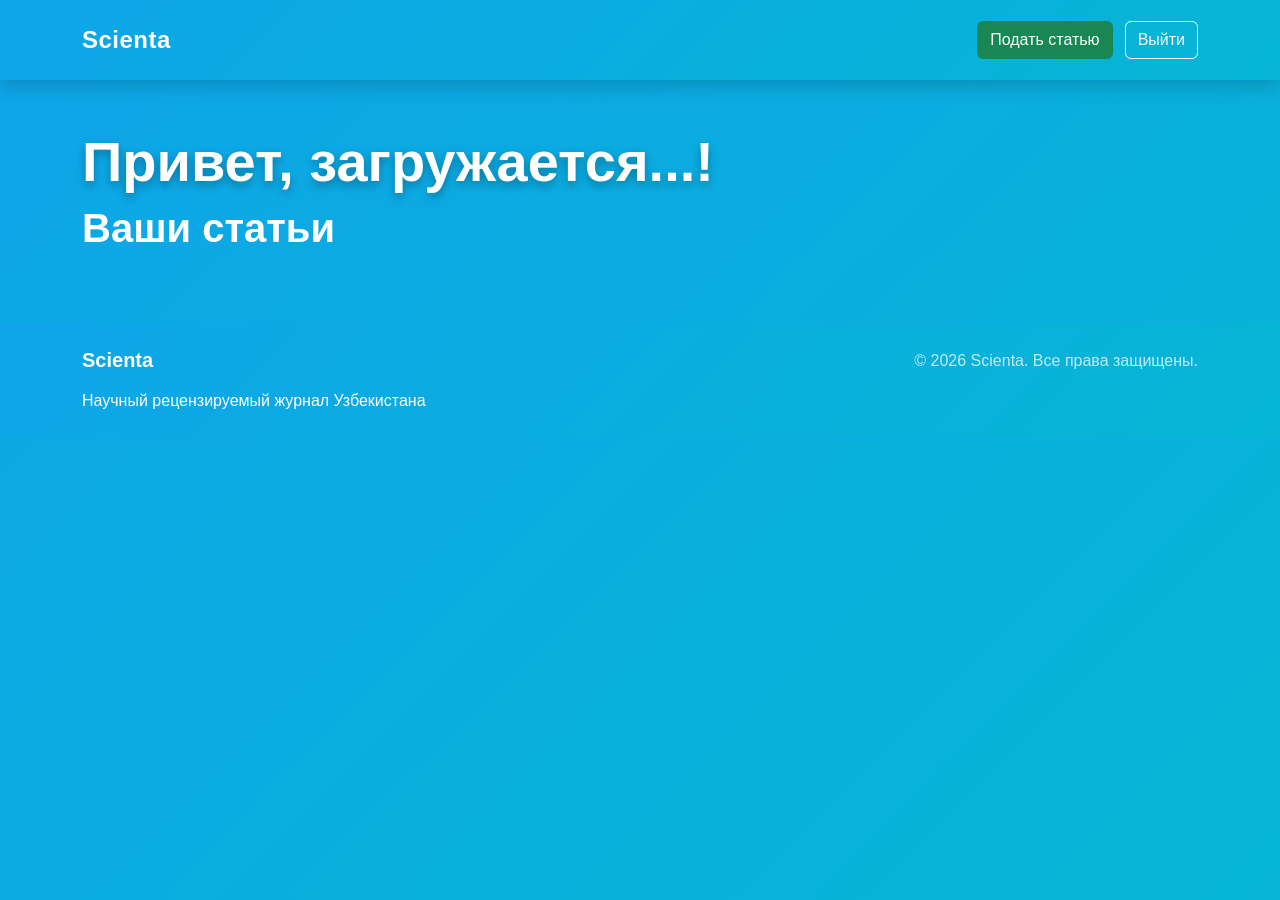
<file: journal-uz/dashboard.html>
<!DOCTYPE html>
<html lang="ru">
<head>
  <meta charset="UTF-8">
  <meta name="viewport" content="width=device-width, initial-scale=1.0">
  <title>Личный кабинет — Scienta</title>

  <link href="https://cdn.jsdelivr.net/npm/bootstrap@5.3.0/dist/css/bootstrap.min.css" rel="stylesheet">
  <link rel="stylesheet" href="https://cdnjs.cloudflare.com/ajax/libs/font-awesome/6.5.0/css/all.min.css">
  <link rel="stylesheet" href="styles.css">
  <link rel="stylesheet" href="sidebar.css">
  <script src="https://cdn.jsdelivr.net/npm/bootstrap@5.3.0/dist/js/bootstrap.bundle.min.js"></script>

  <style>
    body {
      background: linear-gradient(135deg, #0ea5e9 0%, #06b6d4 100%);
      min-height: 100vh;
    }

    #greetingText {
      font-size: 3.5rem;
      text-shadow: 0 4px 10px rgba(0,0,0,0.3);
    }

    .card {
      background: rgba(255, 255, 255, 0.95);
      backdrop-filter: blur(12px);
      border-radius: 22px;
      transition: all 0.3s ease;
      position: relative;
    }

    /* Увеличиваем расстояние сверху, чтобы текст не заезжал */
    .card-body {
      padding-top: 55px !important;
      position: relative;
    }

    .hover-card:hover {
      transform: translateY(-12px);
      box-shadow: 0 25px 50px rgba(0,0,0,0.22) !important;
    }

    .hover-card:hover .action-icons {
      opacity: 1;
      transform: translateY(0);
    }

    /* Блок иконок */
    .action-icons {
      position: absolute;
      top: 10px;
      right: 12px;
      opacity: 0;
      transform: translateY(-10px);
      transition: all 0.3s ease;
      z-index: 10;
      display: flex;
      gap: 14px;
    }

    .action-icons a,
    .action-icons button {
      background: none;
      border: none;
      padding: 6px;
      cursor: pointer;
    }

    /* Размер и цвет иконок */
    .action-icons i {
      font-size: 1.25rem;
      color: #a5f3fc; /* мягкий голубой */
      transition: 0.2s ease;
    }

    .action-icons a:hover i {
      color: #22d3ee !important; /* голубой hover */
      transform: scale(1.25);
    }

    .action-icons button:hover i {
      color: #ef4444 !important; /* красный hover */
      transform: scale(1.25);
    }
  </style>
</head>

<body class="bg-light">

  <nav class="navbar navbar-expand-lg navbar-dark bg-primary sticky-top shadow">
    <div class="container">
      <a class="navbar-brand fw-bold" href="index.html">Scienta</a>
      <div id="headerRight" class="navbar-nav ms-auto d-flex align-items-center gap-2">
        <a href="submit.html" class="btn btn-success me-1">
          Подать статью
        </a>
        <button class="btn btn-outline-light" id="logoutBtn">
          Выйти
        </button>
        <!-- бургер добавится сюда через sidebar.js -->
      </div>
    </div>
  </nav>

  <div class="container mt-5">
    <div class="mb-5">
      <h1 class="display-4 fw-bold text-white mb-2" id="greetingText">
        Привет, <span id="userName">загружается...</span>!
      </h1>
      <h2 class="display-6 fw-bold text-white opacity-90">
        Ваши статьи
      </h2>
    </div>

    <div id="submissionsList" class="row g-4"></div>

    <div id="noSubmissions" class="text-center py-5 d-none">
      <i class="fas fa-file-alt fa-5x text-muted mb-4 opacity-50"></i>
      <h4 class="text-muted">У вас пока нет статей</h4>
      <a href="submit.html" class="btn btn-success btn-lg mt-3">
        Подать первую статью
      </a>
    </div>
  </div>

  <!-- Модальное окно удаления -->
  <div class="modal fade" id="deleteModal" tabindex="-1">
    <div class="modal-dialog">
      <div class="modal-content">
        <div class="modal-header bg-danger text-white">
          <h5 class="modal-title">Удалить статью?</h5>
          <button type="button" class="btn-close btn-close-white" data-bs-dismiss="modal"></button>
        </div>
        <div class="modal-body">
          <p>Вы уверены, что хотите удалить статью:</p>
          <h5 id="deleteTitle" class="text-danger fw-bold"></h5>
          <p class="text-muted">Это действие нельзя отменить.</p>
        </div>
        <div class="modal-footer">
          <button type="button" class="btn btn-secondary" data-bs-dismiss="modal">Отмена</button>
          <button type="button" class="btn btn-danger" id="confirmDelete">Удалить</button>
        </div>
      </div>
    </div>
  </div>

  <script type="module">
    import { createClient } from 'https://esm.sh/@supabase/supabase-js@2';
    import { supabaseUrl, supabaseKey } from './supabase-config.js';

    const supabase = createClient(supabaseUrl, supabaseKey);
    let currentDeleteId = null;

    async function checkSession() {
      const { data: { session } } = await supabase.auth.getSession();
      if (!session) {
        window.location.href = 'login.html';
        return;
      }

      document.getElementById('logoutBtn').addEventListener('click', async () => {
        await supabase.auth.signOut();
        window.location.href = 'login.html';
      });

      const { data: profile } = await supabase
        .from('profiles')
        .select('full_name')
        .eq('id', session.user.id)
        .maybeSingle();

      if (profile) {
        document.getElementById('userName').textContent = profile.full_name;
      }

      loadSubmissions(session.user.id);
    }

    async function loadSubmissions(userId) {
      const { data: submissions } = await supabase
        .from('submissions')
        .select('id, title, authors, abstract, status, submitted_at, file_url, views')
        .eq('author_id', userId)
        .order('submitted_at', { ascending: false });

      const list = document.getElementById('submissionsList');
      const noSub = document.getElementById('noSubmissions');

      if (!submissions || submissions.length === 0) {
        list.innerHTML = '';
        noSub.classList.remove('d-none');
        return;
      }

      noSub.classList.add('d-none');

      list.innerHTML = submissions.map(item => {
        const canEdit = ['Подана', 'Отклонена'].includes(item.status);
        const canDelete = ['Подана', 'Отклонена'].includes(item.status);

        return `
          <div class="col-md-6 col-lg-4">
            <div class="card h-100 shadow-sm border-0 position-relative hover-card">
              <div class="card-body d-flex flex-column">

                <!-- Иконки -->
                <div class="action-icons">
                  ${canEdit ? `
                    <a href="submit.html?edit=${item.id}" title="Редактировать">
                      <i class="fa-solid fa-pen"></i>
                    </a>
                  ` : ''}
                  ${canDelete ? `
                    <button type="button" onclick="confirmDelete('${item.id}', '${item.title.replace(/'/g, "\\'")}')" title="Удалить">
                      <i class="fa-solid fa-trash"></i>
                    </button>
                  ` : ''}
                </div>

                <h5 class="card-title fw-bold">${item.title}</h5>
                <p class="text-muted small">Авторы: ${item.authors}</p>
                <p class="card-text flex-grow-1">${item.abstract.substring(0, 120)}...</p>

                <div class="mt-auto">
                  <div class="d-flex justify-content-between align-items-center mb-3">
                    <span class="badge ${
                      item.status === 'Опубликована' ? 'bg-success' :
                      item.status === 'На рецензии' ? 'bg-warning' :
                      item.status === 'Отклонена' ? 'bg-danger' : 'bg-secondary'
                    }">${item.status}</span>
                    <small class="text-muted">${item.views || 0} просмотров</small>
                  </div>
                  <a href="${item.file_url}" target="_blank" class="btn btn-sm btn-outline-primary w-100 mb-2">
                    PDF
                  </a>
                </div>

              </div>
            </div>
          </div>
        `;
      }).join('');
    }

    window.confirmDelete = (id, title) => {
      currentDeleteId = id;
      document.getElementById('deleteTitle').textContent = title;
      const modal = new bootstrap.Modal(document.getElementById('deleteModal'));
      modal.show();
    };

    document.getElementById('confirmDelete').addEventListener('click', async () => {
      if (!currentDeleteId) return;

      await supabase.from('submission_tags').delete().eq('submission_id', currentDeleteId);
      await supabase.from('submissions').delete().eq('id', currentDeleteId);

      bootstrap.Modal.getInstance(document.getElementById('deleteModal')).hide();
      alert('Статья удалена');
      location.reload();
    });

    checkSession();
  </script>
  <script type="module" src="sidebar.js"></script>

  <!-- Footer -->
  <footer class="mt-5 py-4" style="background: linear-gradient(135deg, #0ea5e9 0%, #06b6d4 100%);">
    <div class="container">
      <div class="row text-white">
        <div class="col-md-6 mb-3 mb-md-0">
          <h5 class="fw-bold mb-3">Scienta</h5>
          <p class="mb-0 opacity-90">Научный рецензируемый журнал Узбекистана</p>
        </div>
        <div class="col-md-6 text-md-end">
          <p class="mb-0 opacity-75">
            © <span id="currentYear"></span> Scienta. Все права защищены.
          </p>
        </div>
      </div>
    </div>
  </footer>

  <script>
    // Устанавливаем текущий год
    document.getElementById('currentYear').textContent = new Date().getFullYear();
  </script>
</body>
</html>
</file>
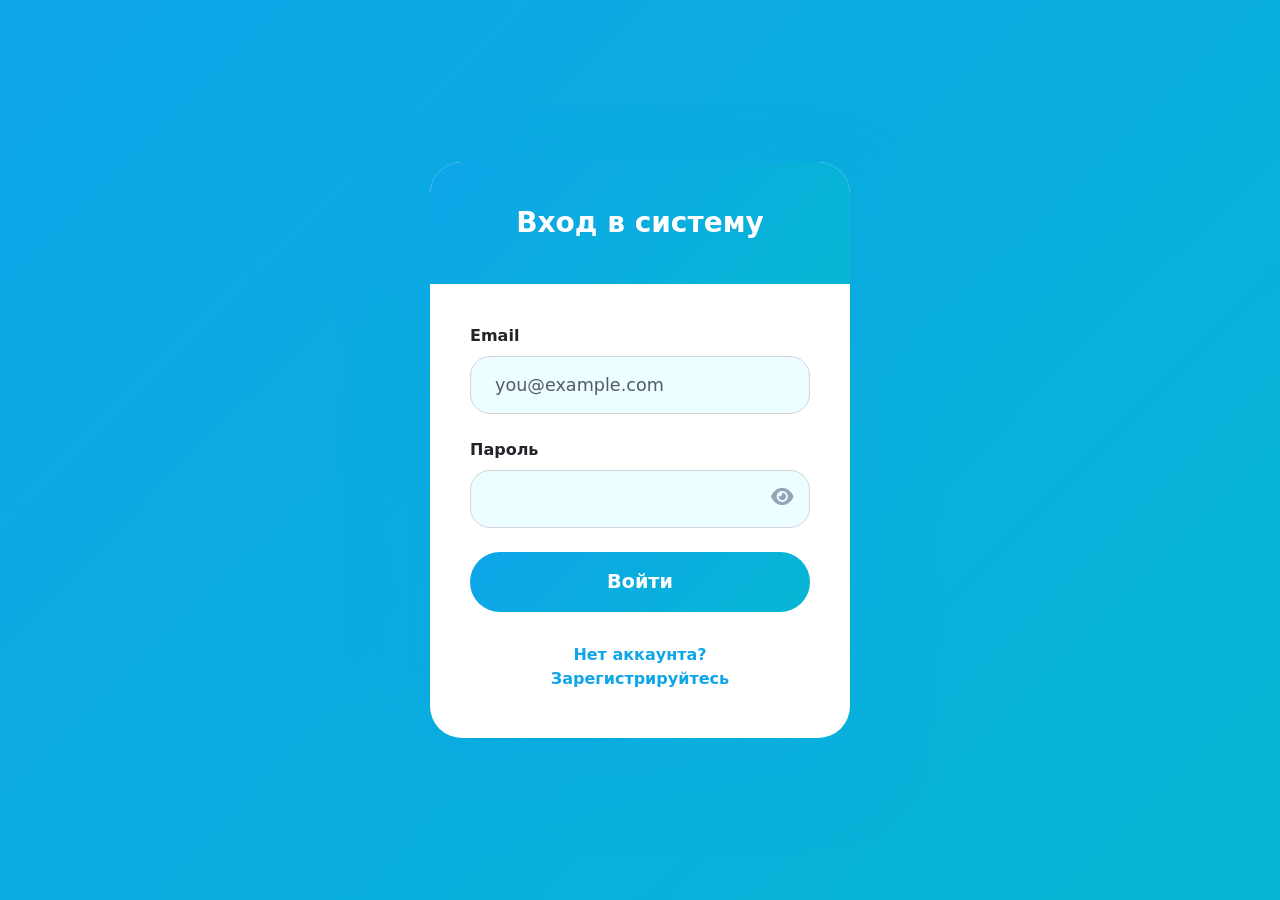
<file: journal-uz/login.html>
<!DOCTYPE html>
<html lang="ru">
<head>
  <meta charset="UTF-8">
  <meta name="viewport" content="width=device-width, initial-scale=1.0">
  <title>Вход — Scienta</title>

  <!-- Bootstrap -->
  <link href="https://cdn.jsdelivr.net/npm/bootstrap@5.3.3/dist/css/bootstrap.min.css" rel="stylesheet">

  <!-- Icons -->
  <link rel="stylesheet" href="https://cdnjs.cloudflare.com/ajax/libs/font-awesome/6.6.0/css/all.min.css">

  <style>
    :root {
      --primary: #0ea5e9;
      --primary-light: #38bdf8;
      --primary-dark: #0284c7;
      --secondary: #06b6d4;
    }

    body {
      min-height: 100vh;
      background: linear-gradient(135deg, #0ea5e9 0%, #06b6d4 100%);
      font-family: 'Segoe UI', system-ui, sans-serif;
      display: flex;
      align-items: center;
      padding: 2rem 0;
    }

    .login-card {
      background: white;
      border-radius: 32px;
      overflow: hidden;
      box-shadow: 0 30px 80px rgba(14, 165, 233, 0.35);
      max-width: 420px;
      margin: 0 auto;
    }

    .card-header {
      background: linear-gradient(135deg, var(--primary), var(--secondary));
      color: white;
      text-align: center;
      padding: 2.5rem 1rem;
      font-size: 1.75rem;
      font-weight: 700;
    }

    .card-body {
      padding: 2.5rem;
    }

    .form-control {
      height: 58px;
      border-radius: 20px;
      background: #ecfeff;
      border: 1px solid #d1d5db;
      padding: 0 1.5rem;
      font-size: 1.1rem;
      transition: all 0.3s ease;
    }

    .form-control:focus {
      background: #e0f2fe;
      border-color: #7dd3fc;
      box-shadow: 0 0 0 4px rgba(14, 165, 233, 0.20);
    }

    .input-wrapper {
      position: relative;
    }

    .password-eye {
      position: absolute;
      right: 16px;
      top: 65%;
      transform: translateY(-50%);
      font-size: 1.25rem;
      color: #94a3b8;
      cursor: pointer;
      transition: 0.25s ease;
    }

    .password-eye:hover {
      color: var(--primary);
    }

    .form-control {
      padding-right: 3.8rem !important;
    }

    .btn-login {
      height: 60px;
      border-radius: 30px;
      font-size: 1.2rem;
      font-weight: 600;
      background: linear-gradient(135deg, var(--primary), var(--secondary));
      border: none;
      transition: all 0.3s ease;
    }

    .btn-login:hover {
      transform: translateY(-3px);
      box-shadow: 0 15px 30px rgba(14, 165, 233, 0.40);
    }

    .toggle-text {
      color: var(--primary);
      font-weight: 600;
    }

    /* Уведомление (Toast) */
    .toast-notification {
      position: fixed;
      top: 30px;
      left: 50%;
      transform: translateX(-50%) translateY(-100px);
      background: white;
      border-radius: 16px;
      box-shadow: 0 20px 60px rgba(0, 0, 0, 0.3);
      padding: 1.25rem 1.75rem;
      min-width: 320px;
      max-width: 90%;
      z-index: 10000;
      opacity: 0;
      transition: all 0.4s cubic-bezier(0.68, -0.55, 0.265, 1.55);
      display: flex;
      align-items: center;
      gap: 1rem;
      border-left: 4px solid var(--primary);
    }

    .toast-notification.show {
      opacity: 1;
      transform: translateX(-50%) translateY(0);
    }

    .toast-notification.error {
      border-left-color: #ef4444;
    }

    .toast-notification.success {
      border-left-color: #10b981;
    }

    .toast-notification.info {
      border-left-color: var(--primary);
    }

    .toast-icon {
      width: 40px;
      height: 40px;
      border-radius: 50%;
      display: flex;
      align-items: center;
      justify-content: center;
      font-size: 1.25rem;
      flex-shrink: 0;
    }

    .toast-notification.error .toast-icon {
      background: rgba(239, 68, 68, 0.1);
      color: #ef4444;
    }

    .toast-notification.success .toast-icon {
      background: rgba(16, 185, 129, 0.1);
      color: #10b981;
    }

    .toast-notification.info .toast-icon {
      background: rgba(14, 165, 233, 0.1);
      color: var(--primary);
    }

    .toast-content {
      flex: 1;
    }

    .toast-title {
      font-weight: 600;
      font-size: 1rem;
      color: #1e293b;
      margin: 0 0 0.25rem 0;
    }

    .toast-message {
      font-size: 0.9rem;
      color: #64748b;
      margin: 0;
      line-height: 1.4;
    }

    .toast-close {
      background: none;
      border: none;
      color: #94a3b8;
      font-size: 1.25rem;
      cursor: pointer;
      padding: 0;
      width: 24px;
      height: 24px;
      display: flex;
      align-items: center;
      justify-content: center;
      transition: color 0.2s;
      flex-shrink: 0;
    }

    .toast-close:hover {
      color: #64748b;
    }
  </style>
</head>
<body>

  <!-- Уведомление -->
  <div id="toastNotification" class="toast-notification">
    <div class="toast-icon">
      <i class="fas fa-exclamation-circle"></i>
    </div>
    <div class="toast-content">
      <div class="toast-title" id="toastTitle">Ошибка</div>
      <div class="toast-message" id="toastMessage"></div>
    </div>
    <button class="toast-close" id="toastClose">
      <i class="fas fa-times"></i>
    </button>
  </div>

  <div class="container">
    <div class="login-card">

      <div class="card-header">
        <div id="formTitle">Вход в систему</div>
      </div>

      <div class="card-body">

        <form id="authForm" novalidate>

          <!-- Email -->
          <div class="mb-4">
            <label class="form-label fw-semibold">Email</label>
            <input type="email" class="form-control" id="email" placeholder="you@example.com" required autocomplete="email">
          </div>

          <!-- Пароль -->
          <div class="mb-4 input-wrapper">
            <label class="form-label fw-semibold">Пароль</label>
            <input type="password" class="form-control" id="password" required minlength="6" autocomplete="current-password">
            <i class="fas fa-eye password-eye" id="togglePassword"></i>
          </div>

          <!-- Повтор пароля -->
          <div class="mb-4 input-wrapper d-none" id="confirmPasswordGroup">
            <label class="form-label fw-semibold">Повторите пароль</label>
            <input type="password" class="form-control" id="confirmPassword" autocomplete="new-password">
            <i class="fas fa-eye password-eye" id="toggleConfirm"></i>
          </div>

          <button type="submit" class="btn btn-primary btn-login w-100" id="submitBtn">Войти</button>
        </form>

        <div class="text-center mt-4">
          <button type="button" class="btn btn-link text-decoration-none toggle-text" id="toggleBtn">
            Нет аккаунта? <strong>Зарегистрируйтесь</strong>
          </button>
        </div>

        <div class="text-center mt-3 d-none" id="forgotPasswordSection">
          <a href="#" id="forgotPassword" class="text-primary small fw-medium">Забыли пароль? Сбросить</a>
        </div>

      </div>
    </div>
  </div>

  <script type="module">
    import { createClient } from 'https://esm.sh/@supabase/supabase-js@2';
    import { supabaseUrl, supabaseKey } from './supabase-config.js';

    const supabase = createClient(supabaseUrl, supabaseKey);

    const formTitle = document.getElementById('formTitle');
    const submitBtn = document.getElementById('submitBtn');
    const toggleBtn = document.getElementById('toggleBtn');
    const authForm = document.getElementById('authForm');
    const confirmGroup = document.getElementById('confirmPasswordGroup');
    const passwordInput = document.getElementById('password');
    const confirmInput = document.getElementById('confirmPassword');
    const forgotSection = document.getElementById('forgotPasswordSection');

    let isLogin = true;

    // Функция показа уведомления
    function showToast(message, type = 'error', title = null) {
      const toast = document.getElementById('toastNotification');
      const toastTitle = document.getElementById('toastTitle');
      const toastMessage = document.getElementById('toastMessage');
      const toastIcon = toast.querySelector('.toast-icon i');
      
      // Убираем старые классы типов
      toast.classList.remove('error', 'success', 'info');
      toast.classList.add(type);
      
      // Устанавливаем заголовок и сообщение
      if (title) {
        toastTitle.textContent = title;
      } else {
        toastTitle.textContent = type === 'error' ? 'Ошибка' : type === 'success' ? 'Успешно' : 'Информация';
      }
      toastMessage.textContent = message;
      
      // Меняем иконку в зависимости от типа
      toastIcon.className = 'fas ' + (
        type === 'error' ? 'fa-exclamation-circle' :
        type === 'success' ? 'fa-check-circle' :
        'fa-info-circle'
      );
      
      // Показываем уведомление
      toast.classList.add('show');
      
      // Автоматически скрываем через 4 секунды
      setTimeout(() => {
        hideToast();
      }, 4000);
    }

    function hideToast() {
      const toast = document.getElementById('toastNotification');
      toast.classList.remove('show');
    }

    // Закрытие по клику на крестик
    document.getElementById('toastClose').addEventListener('click', hideToast);

    // Глазик
    document.getElementById('togglePassword').onclick = () => {
      const show = passwordInput.type === 'password';
      passwordInput.type = show ? 'text' : 'password';
      document.getElementById('togglePassword').classList.toggle('fa-eye', !show);
      document.getElementById('togglePassword').classList.toggle('fa-eye-slash', show);
    };

    const tc = document.getElementById('toggleConfirm');
    if (tc) {
      tc.onclick = () => {
        const show = confirmInput.type === 'password';
        confirmInput.type = show ? 'text' : 'password';
        tc.classList.toggle('fa-eye', !show);
        tc.classList.toggle('fa-eye-slash', show);
      };
    }

    function updateMode() {
      formTitle.textContent = isLogin ? 'Вход в систему' : 'Создание аккаунта';
      submitBtn.textContent = isLogin ? 'Войти' : 'Зарегистрироваться';
      toggleBtn.innerHTML = isLogin 
        ? 'Нет аккаунта? <strong>Зарегистрируйтесь</strong>'
        : 'Уже есть аккаунт? <strong>Войти</strong>';
      isLogin ? confirmGroup.classList.add('d-none') : confirmGroup.classList.remove('d-none');
      isLogin ? forgotSection.classList.add('d-none') : null;
    }

    // Поддержка режима регистрации по хэшу URL (#register)
    const initialHash = (location.hash || '').toLowerCase();
    if (initialHash.includes('register')) {
      isLogin = false;
    }
    updateMode();

    toggleBtn.onclick = () => {
      isLogin = !isLogin;
      updateMode();
      authForm.reset();
      location.hash = isLogin ? '#login' : '#register';
    };

    // УМНЫЙ И БЕЗОПАСНЫЙ РЕДИРЕКТ
    async function smartRedirect() {
      const { data: { session } } = await supabase.auth.getSession();
      if (!session) return location.href = 'login.html';

      const { data: profile, error } = await supabase
        .from('profiles')
        .select('full_name, role')
        .eq('id', session.user.id)
        .maybeSingle();  // ← не падает с 406

      // Если профиля нет — создаём пустой
      if (!profile || error?.code === 'PGRST116') {
        await supabase
          .from('profiles')
          .upsert({ id: session.user.id, email: session.user.email }, { onConflict: 'id' });
        return location.replace('profile.html');
      }

      // Если имя не заполнено
      if (!profile.full_name?.trim()) {
        return location.replace('profile.html');
      }

      // Редирект по роли
      const role = (profile.role || 'reader').toLowerCase();
      if (role === 'admin') return location.replace('admin.html');
      if (role === 'reviewer') return location.replace('review.html');
      if (role === 'author') return location.replace('dashboard.html');
      return location.replace('index.html');
    }

    authForm.onsubmit = async e => {
      e.preventDefault();
      const email = document.getElementById('email').value.trim();
      const password = passwordInput.value;

      if (!isLogin && password !== confirmInput.value) {
        showToast('Пароли не совпадают!', 'error');
        return;
      }

      try {
        let error;
        if (isLogin) {
          ({ error } = await supabase.auth.signInWithPassword({ email, password }));
        } else {
          // Сохраняем пароль во временное хранилище для установки после подтверждения
          sessionStorage.setItem('pending_password', password);
          sessionStorage.setItem('pending_email', email);
          
          // Отправляем OTP код для регистрации
          const { error: otpError } = await supabase.auth.signInWithOtp({
            email: email,
            options: {
              shouldCreateUser: true // Создать пользователя при первом входе
            }
          });

          if (otpError) {
            sessionStorage.removeItem('pending_password');
            sessionStorage.removeItem('pending_email');
            throw otpError;
          }

          // Редиректим на страницу подтверждения с email
          location.href = `confirm-email.html?email=${encodeURIComponent(email)}`;
          return;
        }
        if (error) throw error;

        // Успешно → редиректим
        await smartRedirect();

      } catch (err) {
        if (err.message.includes('Invalid login credentials')) {
          showToast('Неверный email или пароль', 'error');
          forgotSection.classList.remove('d-none');
        } else {
          showToast(err.message, 'error');
        }
      }
    };

    // Сброс пароля
    document.getElementById('forgotPassword')?.addEventListener('click', async e => {
      e.preventDefault();
      let email = document.getElementById('email').value.trim();
      
      if (!email) {
        // Если email не введён, показываем уведомление с просьбой ввести
        showToast('Введите email в поле выше', 'info', 'Требуется email');
        return;
      }
      
      // Валидация email
      if (!email.includes('@') || !email.includes('.')) {
        showToast('Введите корректный email адрес', 'error');
        return;
      }

      const btn = document.getElementById('forgotPassword');
      const originalText = btn.textContent;
      btn.disabled = true;
      btn.textContent = 'Отправка...';

      const { error } = await supabase.auth.resetPasswordForEmail(email, {
        redirectTo: `${location.origin}/reset-password.html`
      });

      btn.disabled = false;
      btn.textContent = originalText;

      if (error) {
        showToast(error.message, 'error');
      } else {
        showToast(`Письмо с инструкциями по сбросу пароля отправлено на ${email}. Проверьте почту и перейдите по ссылке в письме.`, 'success', 'Письмо отправлено');
      }
    });

    // Проверка подтверждения email (для обновления страницы после подтверждения)
    async function checkEmailConfirmation() {
      const emailConfirmed = localStorage.getItem('email_confirmed');
      const confirmedTime = localStorage.getItem('email_confirmed_time');
      
      if (emailConfirmed === 'true' && confirmedTime) {
        const timeDiff = Date.now() - parseInt(confirmedTime);
        // Проверяем, что подтверждение было недавно (в течение 5 минут)
        if (timeDiff < 5 * 60 * 1000) {
          // Очищаем флаг
          localStorage.removeItem('email_confirmed');
          localStorage.removeItem('email_confirmed_time');
          
          // Проверяем сессию и перенаправляем
          const { data: { session } } = await supabase.auth.getSession();
          if (session && session.user) {
            // Показываем сообщение
            showToast('Ссылка подтверждена! Перенаправляем в профиль...', 'success', 'Успешно');
            setTimeout(() => {
              location.href = 'profile.html';
            }, 1500);
          } else {
            // Если сессии нет, просим войти
            showToast('Ссылка подтверждена! Теперь войдите в систему.', 'success', 'Успешно');
          }
        } else {
          // Время истекло - очищаем
          localStorage.removeItem('email_confirmed');
          localStorage.removeItem('email_confirmed_time');
        }
      }
    }

    // Проверяем при загрузке страницы
    checkEmailConfirmation();

    // Периодически проверяем (каждые 2 секунды), если пользователь вернулся на вкладку
    setInterval(() => {
      if (document.hasFocus()) {
        checkEmailConfirmation();
      }
    }, 2000);

    // Слушаем сообщения от окна подтверждения
    window.addEventListener('message', (event) => {
      if (event.data && event.data.type === 'email_confirmed') {
        // Email подтверждён в другом окне
        localStorage.setItem('email_confirmed', 'true');
        localStorage.setItem('email_confirmed_time', Date.now().toString());
        checkEmailConfirmation();
      }
    });

    // Также слушаем события фокуса окна
    window.addEventListener('focus', () => {
      checkEmailConfirmation();
    });

    // Если уже залогинен — сразу уходим куда надо
    supabase.auth.getSession().then(({ data: { session } }) => {
      if (session) smartRedirect();
    });
  </script>
</body>
</html>
</file>
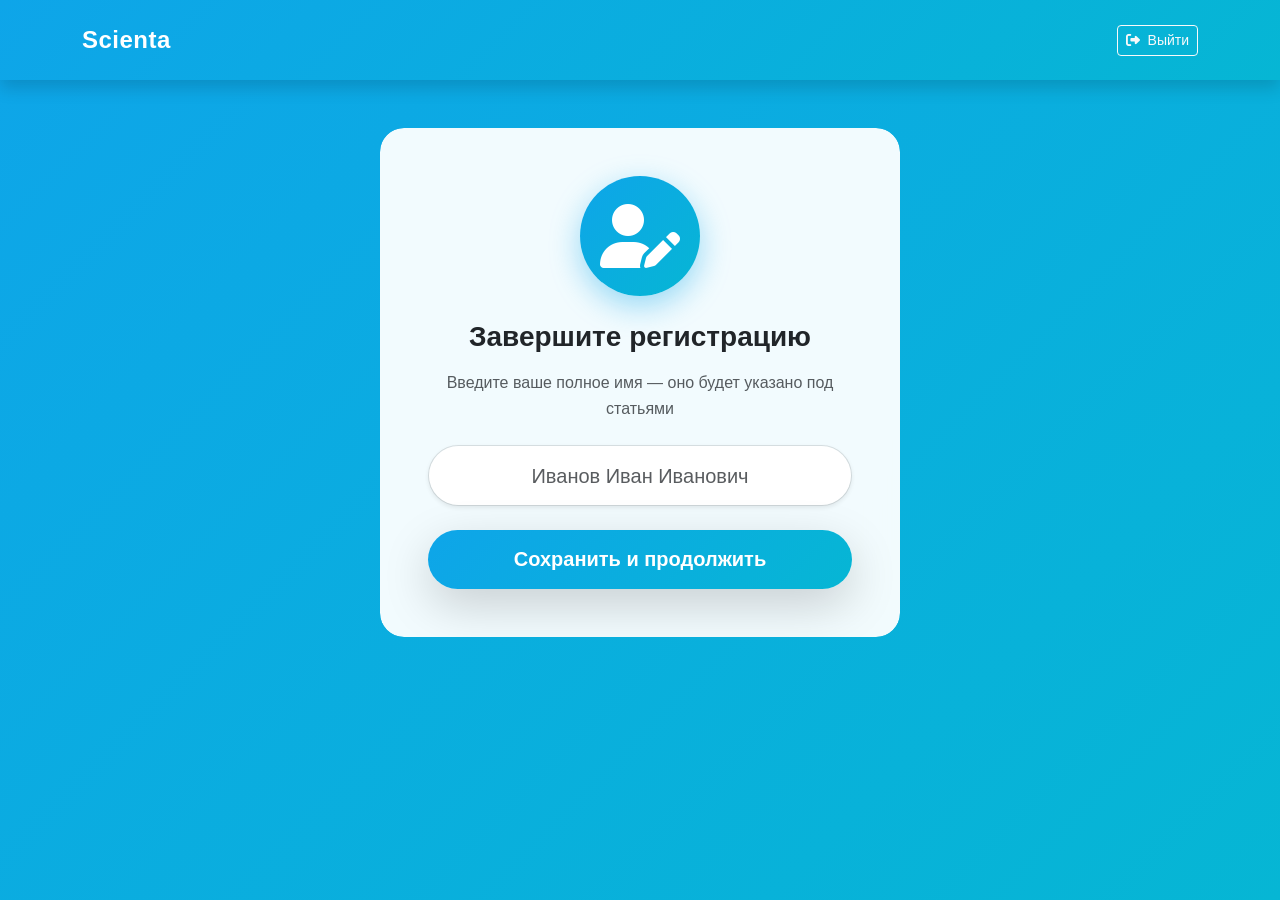
<file: journal-uz/profile.html>
<!DOCTYPE html>
<html lang="ru">
<head>
  <meta charset="UTF-8">
  <meta name="viewport" content="width=device-width, initial-scale=1.0">
  <title>Профиль — Scienta</title>
  <link href="https://cdn.jsdelivr.net/npm/bootstrap@5.3.0/dist/css/bootstrap.min.css" rel="stylesheet">
  <link rel="stylesheet" href="https://cdnjs.cloudflare.com/ajax/libs/font-awesome/6.5.0/css/all.min.css">
  <link rel="stylesheet" href="styles.css">
</head>
<body class="bg-light">

  <nav class="navbar navbar-expand-lg navbar-dark sticky-top shadow" style="background: linear-gradient(135deg, #0ea5e9, #06b6d4);">
    <div class="container">
      <a class="navbar-brand fw-bold" href="index.html">Scienta</a>
      <button class="btn btn-outline-light btn-sm" id="logoutBtn">
        <i class="fas fa-sign-out-alt me-2"></i>Выйти
      </button>
    </div>
  </nav>

  <div class="container mt-5">
    <div class="card mx-auto shadow-lg border-0" style="max-width: 520px; border-radius: 24px; overflow: hidden;">
      <div class="card-body p-5 text-center">
        
        <div class="mx-auto mb-4 rounded-circle d-flex align-items-center justify-content-center" 
             style="width: 120px; height: 120px; background: linear-gradient(135deg, #0ea5e9, #06b6d4); box-shadow: 0 10px 30px rgba(14, 165, 233, 0.4);">
          <i class="fas fa-user-edit fa-4x text-white"></i>
        </div>

        <h3 class="fw-bold mb-3">Завершите регистрацию</h3>
        <p class="text-muted mb-4">Введите ваше полное имя — оно будет указано под статьями</p>

        <form id="profileForm">
          <div class="mb-4">
            <input 
              type="text" 
              class="form-control form-control-lg text-center shadow-sm" 
              id="fullName" 
              placeholder="Иванов Иван Иванович" 
              required
              style="border-radius: 50px; padding: 0.9rem 1.5rem;">
          </div>

          <button type="submit" class="btn btn-primary btn-lg w-100 shadow-lg" 
                  style="border-radius: 50px; padding: 0.9rem; font-weight: 600; background: linear-gradient(135deg, #0ea5e9, #06b6d4); border: none;">
            Сохранить и продолжить
          </button>
        </form>

        <div id="loading" class="mt-4 d-none">
          <div class="spinner-border text-primary" role="status">
            <span class="visually-hidden">Сохранение...</span>
          </div>
        </div>
      </div>
    </div>
  </div>

  <script type="module">
    import { createClient } from 'https://esm.sh/@supabase/supabase-js@2';
    import { supabaseUrl, supabaseKey } from './supabase-config.js';

    const supabase = createClient(supabaseUrl, supabaseKey);

    // Кнопка выхода — РАБОТАЕТ
    document.getElementById('logoutBtn').addEventListener('click', async () => {
      const { error } = await supabase.auth.signOut();
      if (error) {
        alert('Ошибка выхода: ' + error.message);
      } else {
        location.href = 'login.html';
      }
    });

    // Проверка сессии
    const { data: { session } } = await supabase.auth.getSession();

    if (!session) {
      location.href = 'login.html';
      // Не продолжаем выполнение скрипта
      throw new Error('No session'); // остановит дальнейший код
    }

    // Проверка профиля
    const { data: profile, error: profileError } = await supabase
      .from('profiles')
      .select('full_name')
      .eq('id', session.user.id)
      .maybeSingle();

    // Если имя уже есть — сразу на главную
    if (profile?.full_name && profile.full_name.trim() !== '') {
      location.href = 'index.html';
    }

    // Если нет — показываем форму
    const form = document.getElementById('profileForm');
    const input = document.getElementById('fullName');
    const loading = document.getElementById('loading');

    form.addEventListener('submit', async (e) => {
      e.preventDefault();

      const fullName = input.value.trim();

      if (!fullName) {
        alert('Введите ваше имя!');
        return;
      }

      if (fullName.split(' ').length < 2) {
        alert('Введите имя и фамилию');
        return;
      }

      loading.classList.remove('d-none');
      form.querySelector('button').disabled = true;

      const { error } = await supabase
        .from('profiles')
        .update({ 
          full_name: fullName,
          updated_at: new Date().toISOString()
        })
        .eq('id', session.user.id);

      if (error) {
        alert('Ошибка сохранения: ' + error.message);
        loading.classList.add('d-none');
        form.querySelector('button').disabled = false;
      } else {
        alert(`Добро пожаловать, ${fullName.split(' ')[1]}!`);
        location.href = 'index.html';
      }
    });
  </script>
</body>
</html>
</file>
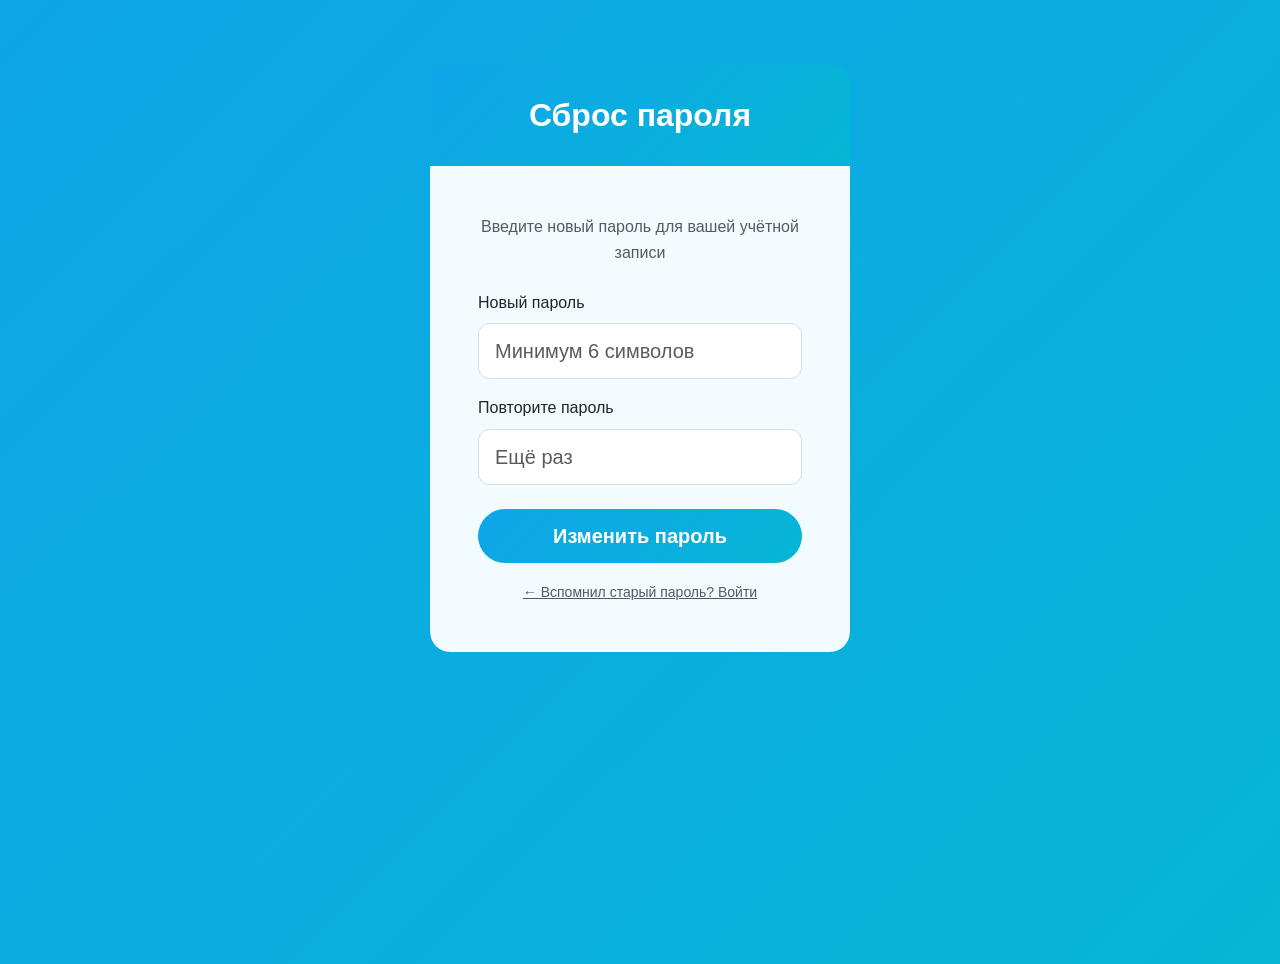
<file: journal-uz/reset-password.html>
<!DOCTYPE html>
<html lang="ru">
<head>
  <meta charset="UTF-8">
  <meta name="viewport" content="width=device-width, initial-scale=1.0">
  <title>Сброс пароля — Scienta</title>
  <link href="https://cdn.jsdelivr.net/npm/bootstrap@5.3.0/dist/css/bootstrap.min.css" rel="stylesheet">
  <link rel="stylesheet" href="https://cdnjs.cloudflare.com/ajax/libs/font-awesome/6.5.0/css/all.min.css">
  <link rel="stylesheet" href="styles.css">
  <style>
    .reset-card {
      max-width: 420px;
      margin: 4rem auto;
      border-radius: 20px;
      box-shadow: 0 20px 40px rgba(14, 165, 233, 0.2);
    }
    .gradient-header {
      background: linear-gradient(135deg, #0ea5e9 0%, #06b6d4 100%);
      color: white;
      border-radius: 20px 20px 0 0;
      padding: 2rem;
      text-align: center;
    }
  </style>
</head>
<body class="bg-light">

  <div class="container">
    <div class="card reset-card border-0 overflow-hidden">
      <div class="gradient-header">
        <h2 class="fw-bold mb-0">Сброс пароля</h2>
      </div>
      <div class="card-body p-5">

        <div id="formSection">
          <p class="text-center text-muted mb-4">
            Введите новый пароль для вашей учётной записи
          </p>

          <div class="mb-3">
            <label class="form-label">Новый пароль</label>
            <input type="password" id="newPassword" class="form-control form-control-lg" placeholder="Минимум 6 символов" required>
          </div>

          <div class="mb-4">
            <label class="form-label">Повторите пароль</label>
            <input type="password" id="confirmPassword" class="form-control form-control-lg" placeholder="Ещё раз" required>
          </div>

          <button id="resetBtn" class="btn btn-primary btn-lg w-100 mb-3">
            Изменить пароль
          </button>

          <div class="text-center">
            <a href="login.html" class="text-muted small">
              ← Вспомнил старый пароль? Войти
            </a>
          </div>
        </div>

        <div id="successSection" class="text-center d-none">
          <i class="fas fa-check-circle fa-4x text-success mb-4"></i>
          <h4>Пароль успешно изменён!</h4>
          <p class="text-muted mb-4">
            Теперь вы можете войти с новым паролем
          </p>
          <a href="login.html" class="btn btn-success btn-lg">
            Перейти ко входу
          </a>
        </div>

        <div id="errorSection" class="text-center text-danger d-none">
          <i class="fas fa-exclamation-triangle fa-4x mb-4"></i>
          <h5>Ошибка сброса пароля</h5>
          <p id="errorText"></p>
          <a href="login.html" class="btn btn-outline-danger">Назад</a>
        </div>
      </div>
    </div>
  </div>

  <script type="module">
    import { createClient } from 'https://esm.sh/@supabase/supabase-js@2';
    import { supabaseUrl, supabaseKey } from './supabase-config.js';

    const supabase = createClient(supabaseUrl, supabaseKey);

    // Функция для извлечения параметров из URL (query или hash)
    function getUrlParams() {
      const params = {};
      
      // Проверяем query параметры
      const urlParams = new URLSearchParams(window.location.search);
      for (const [key, value] of urlParams.entries()) {
        params[key] = value;
      }
      
      // Проверяем hash фрагмент (Supabase иногда использует hash)
      if (window.location.hash) {
        const hashParams = new URLSearchParams(window.location.hash.substring(1));
        for (const [key, value] of hashParams.entries()) {
          params[key] = value;
        }
      }
      
      return params;
    }

    async function initResetPassword() {
      const params = getUrlParams();
      const type = params.type;
      const accessToken = params.access_token;
      const refreshToken = params.refresh_token;

      // Проверяем наличие токенов в URL (Supabase добавляет их при переходе по ссылке)
      if (type === 'recovery' && accessToken && refreshToken) {
        try {
          // Устанавливаем сессию из токенов
          const { data, error: sessionError } = await supabase.auth.setSession({
            access_token: accessToken,
            refresh_token: refreshToken
          });

          if (sessionError || !data.session) {
            console.error('Ошибка установки сессии:', sessionError);
            showError('Недействительная или просроченная ссылка для сброса пароля.');
            return;
          }

          // Если всё ок — показываем форму
          setupResetForm();
        } catch (error) {
          console.error('Ошибка при обработке токенов:', error);
          showError('Произошла ошибка при обработке ссылки. Пожалуйста, запросите новую ссылку.');
        }
      } else {
        // Проверяем, есть ли активная сессия recovery
        const { data: { session } } = await supabase.auth.getSession();
        
        if (session && session.user) {
          // Проверяем, что это сессия recovery (пользователь не может войти обычным способом)
          setupResetForm();
        } else {
          showError('Недействительная или просроченная ссылка для сброса пароля. Пожалуйста, запросите новую ссылку.');
        }
      }
    }

    function setupResetForm() {
      document.getElementById('resetBtn').onclick = async () => {
        const newPass = document.getElementById('newPassword').value.trim();
        const confirmPass = document.getElementById('confirmPassword').value.trim();

        if (newPass.length < 6) {
          return alert('Пароль должен содержать минимум 6 символов');
        }

        if (newPass !== confirmPass) {
          return alert('Пароли не совпадают');
        }

        // Показываем загрузку
        const btn = document.getElementById('resetBtn');
        const originalText = btn.textContent;
        btn.disabled = true;
        btn.textContent = 'Изменение...';

        const { error } = await supabase.auth.updateUser({
          password: newPass
        });

        if (error) {
          btn.disabled = false;
          btn.textContent = originalText;
          showError(error.message);
        } else {
          // Успешно - показываем сообщение об успехе
          document.getElementById('formSection').classList.add('d-none');
          document.getElementById('successSection').classList.remove('d-none');
          
          // Выходим из сессии recovery
          await supabase.auth.signOut();
        }
      };
    }

    function showError(message) {
      document.getElementById('formSection').classList.add('d-none');
      document.getElementById('errorSection').classList.remove('d-none');
      document.getElementById('errorText').textContent = message;
    }

    // Инициализация при загрузке страницы
    initResetPassword();
  </script>
</body>
</html>
</file>
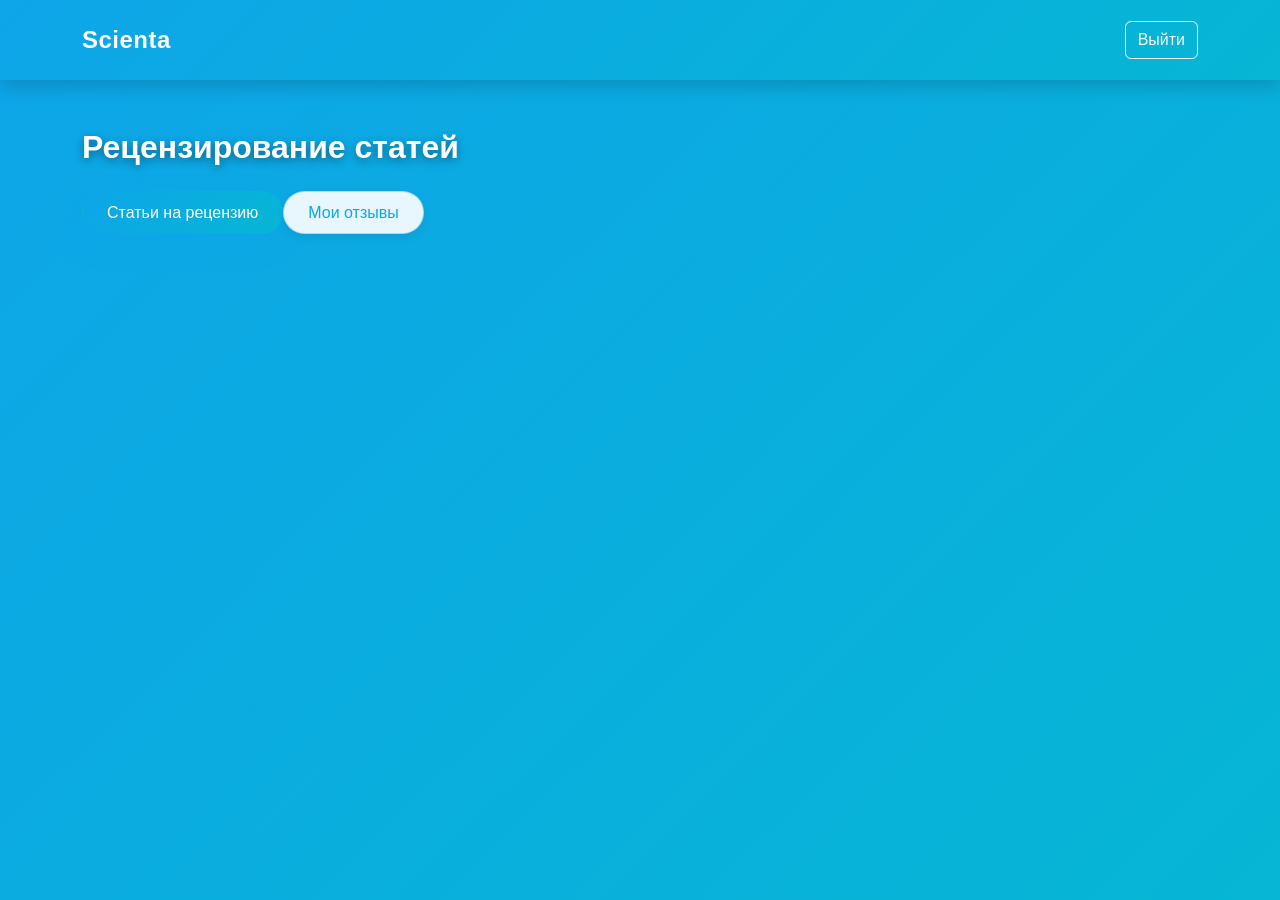
<file: journal-uz/review.html>
<!DOCTYPE html>
<html lang="ru">
<head>
  <meta charset="UTF-8">
  <meta name="viewport" content="width=device-width, initial-scale=1.0">
  <title>Рецензирование — Scienta</title>
  <link href="https://cdn.jsdelivr.net/npm/bootstrap@5.3.0/dist/css/bootstrap.min.css" rel="stylesheet">
  <link rel="stylesheet" href="https://cdnjs.cloudflare.com/ajax/libs/font-awesome/6.5.0/css/all.min.css">
  <link rel="stylesheet" href="styles.css">
  <link rel="stylesheet" href="sidebar.css">

  <style>
    /* Вкладки в стиле сайта */
    #reviewTabs .nav-link {
      border-radius: 999px;
      padding: 0.5rem 1.5rem;
      font-weight: 500;
      color: #0ea5e9;
      border: 1px solid rgba(14, 165, 233, 0.3);
      background-color: rgba(255, 255, 255, 0.9);
      box-shadow: 0 4px 10px rgba(15, 23, 42, 0.08);
      transition: all 0.2s ease;
    }

    #reviewTabs .nav-link:not(.active):hover {
      background-color: #e0f2fe;
      color: #0284c7;
    }

    #reviewTabs .nav-link.active {
      background: linear-gradient(135deg, #0ea5e9 0%, #06b6d4 100%);
      color: #ffffff;
      border-color: transparent;
      box-shadow: 0 10px 25px rgba(14, 165, 233, 0.4);
    }
  </style>
</head>
<body class="bg-light">

  <nav class="navbar navbar-expand-lg navbar-dark bg-primary sticky-top shadow">
    <div class="container d-flex justify-content-between align-items-center">
      <a class="navbar-brand fw-bold" href="index.html">Scienta</a>
      <div id="headerRight" class="d-flex align-items-center gap-2">
        <button class="btn btn-outline-light" id="logoutBtn">Выйти</button>
        <!-- бургер добавится сюда через sidebar.js -->
      </div>
    </div>
  </nav>

  <div class="container mt-5">
    <!-- Заголовок теперь белый -->
    <h2 class="fw-bold mb-4 text-white" style="text-shadow: 0 3px 10px rgba(0,0,0,0.4);">Рецензирование статей</h2>

    <!-- Вкладки -->
    <ul class="nav nav-pills mb-4" id="reviewTabs">
      <li class="nav-item">
        <button class="nav-link active" id="tabPending" type="button">Статьи на рецензию</button>
      </li>
      <li class="nav-item">
        <button class="nav-link" id="tabMyReviews" type="button">Мои отзывы</button>
      </li>
    </ul>

    <!-- Секция статей, требующих рецензии -->
    <div id="pendingSection">
      <div id="reviewsList" class="row g-4"></div>
    </div>

    <!-- Секция уже оценённых статей этим рецензентом -->
    <div id="myReviewsSection" class="d-none">
      <div id="myReviewsList" class="row g-4"></div>
    </div>
  </div>

  <script type="module">
    import { createClient } from 'https://esm.sh/@supabase/supabase-js@2';
    import { supabaseUrl, supabaseKey } from './supabase-config.js';

    const supabase = createClient(supabaseUrl, supabaseKey);

    window.submitReview = async (submissionId) => {
      const reviewText = document.getElementById(`review-${submissionId}`).value.trim();
      const score = parseInt(document.getElementById(`score-${submissionId}`).value);

      if (!reviewText || isNaN(score)) {
        return alert('Заполните отзыв и оценку!');
      }

      const { data: { session } } = await supabase.auth.getSession();
      const reviewerId = session.user.id;

      const { error: reviewError } = await supabase.from('reviews').insert({
        submission_id: submissionId,
        reviewer_id: reviewerId,
        review: reviewText,
        score: score,
        created_at: new Date().toISOString()
      });

      if (reviewError) return alert('Ошибка отзыва: ' + reviewError.message);

      if (score >= 4) {
        const year = new Date().getFullYear();

        const { data: last } = await supabase
          .from('submissions')
          .select('article_number')
          .eq('volume', year)
          .eq('status', 'Опубликована')
          .order('article_number', { ascending: false })
          .limit(1);

        const nextNumber = (last?.[0]?.article_number || 0) + 1;

        const { error } = await supabase
          .from('submissions')
          .update({
            status: 'Опубликована',
            volume: year,
            article_number: nextNumber,
            published_at: new Date().toISOString()
          })
          .eq('id', submissionId);

        if (error) {
          alert('Ошибка публикации: ' + error.message);
        } else {
          alert(`Отлично! Статья опубликована автоматически!\nНомер: ${year}-${String(nextNumber).padStart(3, '0')}`);
        }
      } else {
        await supabase.from('submissions').update({ status: 'Отклонена' }).eq('id', submissionId);
        alert('Статья отклонена');
      }

      loadReviews();
    };

    async function checkSession() {
      const { data: { session } } = await supabase.auth.getSession();
      if (!session) return window.location.href = 'login.html';

      const { data: profile } = await supabase.from('profiles').select('role').eq('id', session.user.id).maybeSingle();
      if (!profile || profile.role !== 'reviewer') {
        alert('Доступ запрещён!');
        return window.location.href = 'dashboard.html';
      }

      document.getElementById('logoutBtn').onclick = () => supabase.auth.signOut().then(() => location.href = 'login.html');

      // Инициализация вкладок
      setupTabs();

      // По умолчанию загружаем статьи, требующие рецензии
      loadReviews();
    }

    // Переключение вкладок
    function setupTabs() {
      const tabPending = document.getElementById('tabPending');
      const tabMyReviews = document.getElementById('tabMyReviews');
      const pendingSection = document.getElementById('pendingSection');
      const myReviewsSection = document.getElementById('myReviewsSection');

      if (!tabPending || !tabMyReviews || !pendingSection || !myReviewsSection) return;

      tabPending.addEventListener('click', () => {
        tabPending.classList.add('active');
        tabMyReviews.classList.remove('active');
        pendingSection.classList.remove('d-none');
        myReviewsSection.classList.add('d-none');
        loadReviews();
      });

      tabMyReviews.addEventListener('click', () => {
        tabMyReviews.classList.add('active');
        tabPending.classList.remove('active');
        pendingSection.classList.add('d-none');
        myReviewsSection.classList.remove('d-none');
        loadMyReviews();
      });
    }

    async function loadReviews() {
      const { data: submissions } = await supabase
        .from('submissions')
        .select('id, title, authors, abstract, status, file_url, article_id')
        .in('status', ['На рецензии', 'Принята'])
        .order('submitted_at', { ascending: false });

      const list = document.getElementById('reviewsList');
      list.innerHTML = submissions.map(item => `
        <div class="col-12">
          <div class="card shadow-sm">
            <div class="card-body">
              <h5>${item.title}</h5>
              <p><strong>Авторы:</strong> ${item.authors}</p>
              <p>${item.abstract.substring(0, 200)}...</p>
              <p><strong>Статус:</strong> ${item.status} | <strong>Номер:</strong> ${item.article_id || '—'}</p>

              <textarea class="form-control mb-2" id="review-${item.id}" placeholder="Ваш отзыв..." rows="4"></textarea>
              <div class="row g-2">
                <div class="col-auto">
                  <select class="form-select" id="score-${item.id}">
                    <option value="1">1 — Очень плохо</option>
                    <option value="2">2 — Плохо</option>
                    <option value="3">3 — Удовлетворительно</option>
                    <option value="4">4 — Хорошо</option>
                    <option value="5">5 — Отлично</option>
                  </select>
                </div>
                <div class="col-auto">
                  <button class="btn btn-success" onclick="submitReview('${item.id}')">
                    Отправить отзыв
                  </button>
                </div>
              </div>
            </div>
          </div>
        </div>
      `).join('') || '<p class="text-center">Нет статей на рецензии</p>';
    }

    // Загрузка статей, которые уже были оценены этим рецензентом
    async function loadMyReviews() {
      const { data: { session } } = await supabase.auth.getSession();
      if (!session) return;

      const reviewerId = session.user.id;

      // Получаем все отзывы этого рецензента
      const { data: reviews, error } = await supabase
        .from('reviews')
        .select('id, submission_id, review, score, created_at')
        .eq('reviewer_id', reviewerId)
        .order('created_at', { ascending: false });

      const list = document.getElementById('myReviewsList');

      if (error) {
        console.error('Ошибка загрузки отзывов рецензента:', error);
        list.innerHTML = '<p class="text-danger">Ошибка загрузки отзывов</p>';
        return;
      }

      if (!reviews || reviews.length === 0) {
        list.innerHTML = '<p class="text-center text-muted">Вы ещё не оставили ни одного отзыва.</p>';
        return;
      }

      const submissionIds = [...new Set(reviews.map(r => r.submission_id))];

      const { data: submissions } = await supabase
        .from('submissions')
        .select('id, title, authors, article_id, status')
        .in('id', submissionIds);

      const submissionsMap = {};
      (submissions || []).forEach(s => {
        submissionsMap[s.id] = s;
      });

      list.innerHTML = reviews.map(r => {
        const s = submissionsMap[r.submission_id];
        const title = s?.title || 'Статья (удалена или недоступна)';
        const authors = s?.authors || '';
        const articleId = s?.article_id || '—';
        const status = s?.status || '—';

        const reviewDate = new Date(r.created_at).toLocaleString('ru', {
          day: 'numeric',
          month: 'long',
          year: 'numeric',
          hour: '2-digit',
          minute: '2-digit'
        });

        return `
          <div class="col-12">
            <div class="card shadow-sm">
              <div class="card-body">
                <h5>${title}</h5>
                ${authors ? `<p><strong>Авторы:</strong> ${authors}</p>` : ''}
                <p>
                  <strong>Номер статьи:</strong> ${articleId} |
                  <strong>Статус:</strong> ${status} |
                  <strong>Оценка:</strong> ${r.score} / 5
                </p>
                <p class="mb-2"><strong>Дата отзыва:</strong> ${reviewDate}</p>
                <div class="p-3 bg-light rounded mb-2">
                  ${r.review.replace(/\n/g, '<br>')}
                </div>
                ${s ? `<a href="article.html?id=${s.id}" class="btn btn-outline-primary btn-sm">Открыть статью</a>` : ''}
              </div>
            </div>
          </div>
        `;
      }).join('');
    }

    checkSession();
  </script>
  <script type="module" src="sidebar.js"></script>
</body>
</html>
</file>
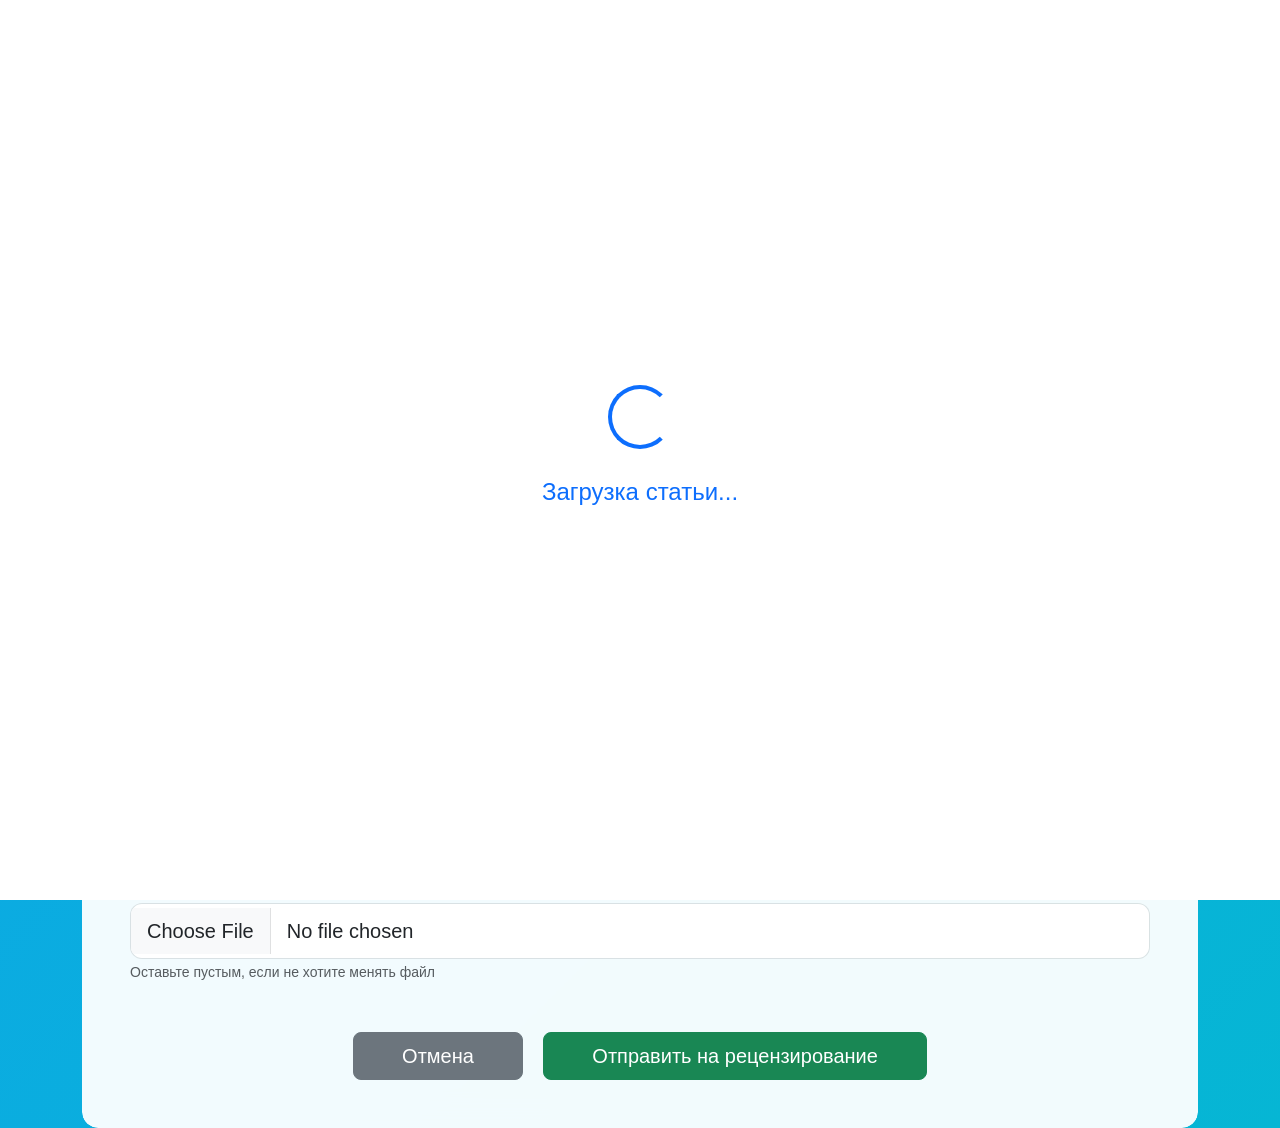
<file: journal-uz/submit.html>
<!DOCTYPE html>
<html lang="ru">
<head>
  <meta charset="UTF-8">
  <meta name="viewport" content="width=device-width, initial-scale=1.0">
  <title id="pageTitle">Подача статьи — Scienta</title>
  <link href="https://cdn.jsdelivr.net/npm/bootstrap@5.3.0/dist/css/bootstrap.min.css" rel="stylesheet">
  <link rel="stylesheet" href="https://cdnjs.cloudflare.com/ajax/libs/font-awesome/6.5.0/css/all.min.css">
  <link rel="stylesheet" href="styles.css">
  <link rel="stylesheet" href="sidebar.css">
  <script src="https://cdn.jsdelivr.net/npm/bootstrap@5.3.0/dist/js/bootstrap.bundle.min.js"></script>
</head>
<body class="bg-light">

  <nav class="navbar navbar-expand-lg navbar-dark bg-primary sticky-top shadow">
    <div class="container">
      <a class="navbar-brand fw-bold" href="index.html">Scienta</a>
      <div id="headerRight" class="navbar-nav ms-auto d-flex align-items-center gap-2">
        <a href="dashboard.html" class="btn btn-outline-light me-1">Личный кабинет</a>
        <button class="btn btn-outline-light" id="logoutBtn">Выйти</button>
        <!-- бургер добавится сюда через sidebar.js -->
      </div>
    </div>
  </nav>

  <!-- Экран загрузки при редактировании -->
  <div id="loadingScreen" class="position-fixed top-0 start-0 w-100 h-100 bg-white d-flex align-items-center justify-content-center" style="z-index: 9999;">
    <div class="text-center">
      <div class="spinner-border text-primary" style="width: 4rem; height: 4rem;"></div>
      <h4 class="mt-4 text-primary">Загрузка статьи...</h4>
    </div>
  </div>

  <div class="container mt-5">
    <div class="card shadow-lg border-0">
      <div class="card-header bg-primary text-white text-center">
        <h3 class="mb-0 py-3" id="formHeader">Подача новой статьи</h3>
      </div>
      <div class="card-body p-5">
        <form id="submitForm">
          <input type="hidden" id="editId">

          <div class="mb-4">
            <label class="form-label fw-bold">Название статьи <span class="text-danger">*</span></label>
            <input type="text" class="form-control form-control-lg" id="title" required>
          </div>

          <div class="mb-4">
            <label class="form-label fw-bold">Авторы (через запятую) <span class="text-danger">*</span></label>
            <input type="text" class="form-control form-control-lg" id="authors" required>
          </div>

          <div class="mb-4">
            <label class="form-label fw-bold">Аннотация <span class="text-danger">*</span></label>
            <textarea class="form-control" id="abstract" rows="6" required></textarea>
          </div>

          <div class="mb-4">
            <label class="form-label fw-bold">Теги (до 5) <span class="text-danger">*</span></label>
            <div id="selectedTags" class="d-flex flex-wrap gap-2 mb-3">
              <small class="text-muted">Нажмите кнопку ниже</small>
            </div>
            <button type="button" class="btn btn-outline-primary btn-lg" data-bs-toggle="modal" data-bs-target="#tagsModal">
              Выбрать теги
            </button>
          </div>

          <div class="mb-5">
            <label class="form-label fw-bold">PDF-файл (макс. 20 МБ)</label>
            <input type="file" class="form-control form-control-lg" id="file" accept=".pdf">
            <small class="text-muted">Оставьте пустым, если не хотите менять файл</small>
          </div>

          <div class="text-center">
            <a href="dashboard.html" class="btn btn-secondary btn-lg px-5 me-3">Отмена</a>
            <button type="submit" class="btn btn-success btn-lg px-5">
              <span id="submitBtnText">Отправить на рецензирование</span>
            </button>
          </div>
        </form>
      </div>
    </div>
  </div>

  <!-- Модальное окно тегов -->
  <div class="modal fade" id="tagsModal" tabindex="-1">
    <div class="modal-dialog modal-dialog-scrollable modal-lg">
      <div class="modal-content rounded-4 shadow-lg">
        <div class="modal-header bg-primary text-white">
          <h5 class="modal-title">Выберите теги (до 5)</h5>
          <button type="button" class="btn-close btn-close-white" data-bs-dismiss="modal"></button>
        </div>
        <div class="modal-body" id="tagsModalBody">
          <p class="text-center py-5">Загрузка тегов...</p>
        </div>
        <div class="modal-footer bg-light">
          <small class="me-auto">Выбрано: <strong id="selectedCount">0</strong>/5</small>
          <button type="button" class="btn btn-secondary" data-bs-dismiss="modal">Отмена</button>
          <button type="button" class="btn btn-primary" data-bs-dismiss="modal">Готово</button>
        </div>
      </div>
    </div>
  </div>

  <script type="module">
    import { createClient } from 'https://esm.sh/@supabase/supabase-js@2';
    import { supabaseUrl, supabaseKey } from './supabase-config.js';

    const supabase = createClient(supabaseUrl, supabaseKey);

    let selectedTagIds = [];
    let allTags = [];
    let currentArticleId = null;
    let isEditMode = false;

    const urlParams = new URLSearchParams(window.location.search);
    const editId = urlParams.get('edit');

    // Кнопка выхода
    const logoutBtn = document.getElementById('logoutBtn');
    if (logoutBtn) {
      logoutBtn.addEventListener('click', async () => {
        try {
          await supabase.auth.signOut();
        } finally {
          location.href = 'login.html';
        }
      });
    }

    // Загружаем все теги один раз
    async function loadAllTags() {
      if (allTags.length > 0) return allTags;
      const { data } = await supabase.from('tags').select('id, name, category').order('category').order('name');
      allTags = data || [];
      return allTags;
    }

    // Рендерим модалку с тегами
    async function renderTagsModal() {
      const tags = await loadAllTags();

      const groups = {};
      tags.forEach(t => {
        if (!groups[t.category]) groups[t.category] = [];
        groups[t.category].push(t);
      });

      const html = Object.keys(groups).map(cat => `
        <div class="mb-4">
          <h6 class="fw-bold text-primary border-bottom pb-2 mb-3">${cat}</h6>
          <div class="row row-cols-2 row-cols-md-3 g-3">
            ${groups[cat].map(t => `
              <div class="col">
                <div class="form-check">
                  <input class="form-check-input tag-checkbox" type="checkbox" value="${t.id}" id="tag-${t.id}" ${selectedTagIds.includes(t.id) ? 'checked' : ''}>
                  <label class="form-check-label" for="tag-${t.id}">${t.name}</label>
                </div>
              </div>
            `).join('')}
          </div>
        </div>
      `).join('');

      const modalBody = document.getElementById('tagsModalBody');
      modalBody.innerHTML = html;

      // Удаляем старые обработчики (если есть) и добавляем новый
      const newModalBody = modalBody.cloneNode(true);
      modalBody.parentNode.replaceChild(newModalBody, modalBody);

      // Добавляем обработчик на все чекбоксы
      newModalBody.querySelectorAll('.tag-checkbox').forEach(checkbox => {
        checkbox.addEventListener('change', handleTagCheckboxChange);
      });

      // Обновляем счётчик
      document.getElementById('selectedCount').textContent = selectedTagIds.length;
    }

    // Обработчик изменения чекбокса тега
    function handleTagCheckboxChange(e) {
      const checkbox = e.target;
      const tagId = checkbox.value;

      if (checkbox.checked) {
        // Добавляем тег, если не превышен лимит
        if (selectedTagIds.length >= 5) {
          checkbox.checked = false;
          alert('Максимум 5 тегов!');
          return;
        }
        if (!selectedTagIds.includes(tagId)) {
          selectedTagIds.push(tagId);
        }
        } else {
        // Удаляем тег из массива
        selectedTagIds = selectedTagIds.filter(id => id !== tagId);
        }

      // Обновляем счётчик и отображение
        document.getElementById('selectedCount').textContent = selectedTagIds.length;
        updateSelectedTagsDisplay();
    }

    // Обновляем отображение выбранных тегов — теперь всегда правильные названия!
    function updateSelectedTagsDisplay() {
      const container = document.getElementById('selectedTags');
      if (selectedTagIds.length === 0) {
        container.innerHTML = '<small class="text-muted">Нажмите кнопку ниже</small>';
        return;
      }

      container.innerHTML = selectedTagIds.map(id => {
        const tag = allTags.find(t => t.id === id);
        return `<span class="badge bg-primary fs-6 px-3 py-2 me-2 mb-2">${tag ? tag.name : 'Тег'}</span>`;
      }).join('');
    }

    // Загрузка статьи при редактировании
    async function loadForEdit(id) {
      const { data: article } = await supabase.from('submissions').select('*').eq('id', id).maybeSingle();
      if (!article) {
        alert('Статья не найдена');
        location.href = 'dashboard.html';
        return;
      }
      const { data: links } = await supabase.from('submission_tags').select('tag_id').eq('submission_id', id);

      document.getElementById('title').value = article.title;
      document.getElementById('authors').value = article.authors;
      document.getElementById('abstract').value = article.abstract;
      document.getElementById('editId').value = id;

      selectedTagIds = links ? links.map(l => l.tag_id) : [];

      // Ждём загрузки тегов и только потом обновляем отображение
      await loadAllTags();
      updateSelectedTagsDisplay();
      document.getElementById('selectedCount').textContent = selectedTagIds.length;

      document.getElementById('loadingScreen').remove();
    }

    // Инициализация
    if (editId) {
      isEditMode = true;
      currentArticleId = editId;
      document.getElementById('formHeader').textContent = 'Редактирование статьи';
      document.getElementById('submitBtnText').textContent = 'Сохранить изменения';
      loadForEdit(editId);
    } else {
      document.getElementById('loadingScreen').remove();
    }

    // Открытие модалки — теги загружаются и работают
    document.getElementById('tagsModal').addEventListener('shown.bs.modal', renderTagsModal);
    
    // При закрытии модалки обновляем отображение выбранных тегов
    document.getElementById('tagsModal').addEventListener('hidden.bs.modal', () => {
      updateSelectedTagsDisplay();
    });

    // Отправка формы
    document.getElementById('submitForm').addEventListener('submit', async (e) => {
      e.preventDefault();
      if (selectedTagIds.length === 0) return alert('Выберите хотя бы один тег!');

      const title = document.getElementById('title').value.trim();
      const authors = document.getElementById('authors').value.trim();
      const abstract = document.getElementById('abstract').value.trim();
      const file = document.getElementById('file').files[0];

      if (!title || !authors || !abstract) return alert('Заполните все поля!');

      const { data: { session } } = await supabase.auth.getSession();
      if (!session) return location.href = 'login.html';

      try {
        let fileUrl = null;
        if (file) {
          if (file.size > 20 * 1024 * 1024) return alert('Файл больше 20 МБ!');
          const fileName = `${Date.now()}_${file.name}`;
          await supabase.storage.from('submissions').upload(fileName, file);
          fileUrl = supabase.storage.from('submissions').getPublicUrl(fileName).data.publicUrl;
        }

        if (isEditMode) {
          const updates = { title, authors, abstract };
          if (fileUrl) updates.file_url = fileUrl;
          
          // Обновляем статью
          await supabase.from('submissions').update(updates).eq('id', currentArticleId);
          
          // Полностью пересоздаём связи тегов: удаляем все старые и добавляем новые
          await supabase.from('submission_tags').delete().eq('submission_id', currentArticleId);
          
          // Добавляем только выбранные теги (если есть)
          if (selectedTagIds.length > 0) {
            await supabase.from('submission_tags').insert(
              selectedTagIds.map(id => ({ 
                submission_id: currentArticleId, 
                tag_id: id 
              }))
            );
          }
          
          alert('Статья успешно обновлена!');
        } else {
          const fileName = `${Date.now()}_${file.name}`;
          await supabase.storage.from('submissions').upload(fileName, file);
          const url = supabase.storage.from('submissions').getPublicUrl(fileName).data.publicUrl;

          const { data: sub } = await supabase.from('submissions')
            .insert({ title, authors, abstract, file_url: url, status: 'Подана', author_id: session.user.id, views: 0 })
            .select().single();

          await supabase.from('submission_tags').insert(selectedTagIds.map(id => ({ submission_id: sub.id, tag_id: id })));
          alert('Статья успешно подана!');
        }
        location.href = 'dashboard.html';
      } catch (err) {
        console.error(err);
        alert('Ошибка: ' + err.message);
      }
    });
  </script>
  <script type="module" src="sidebar.js"></script>
</body>
</html>
</file>
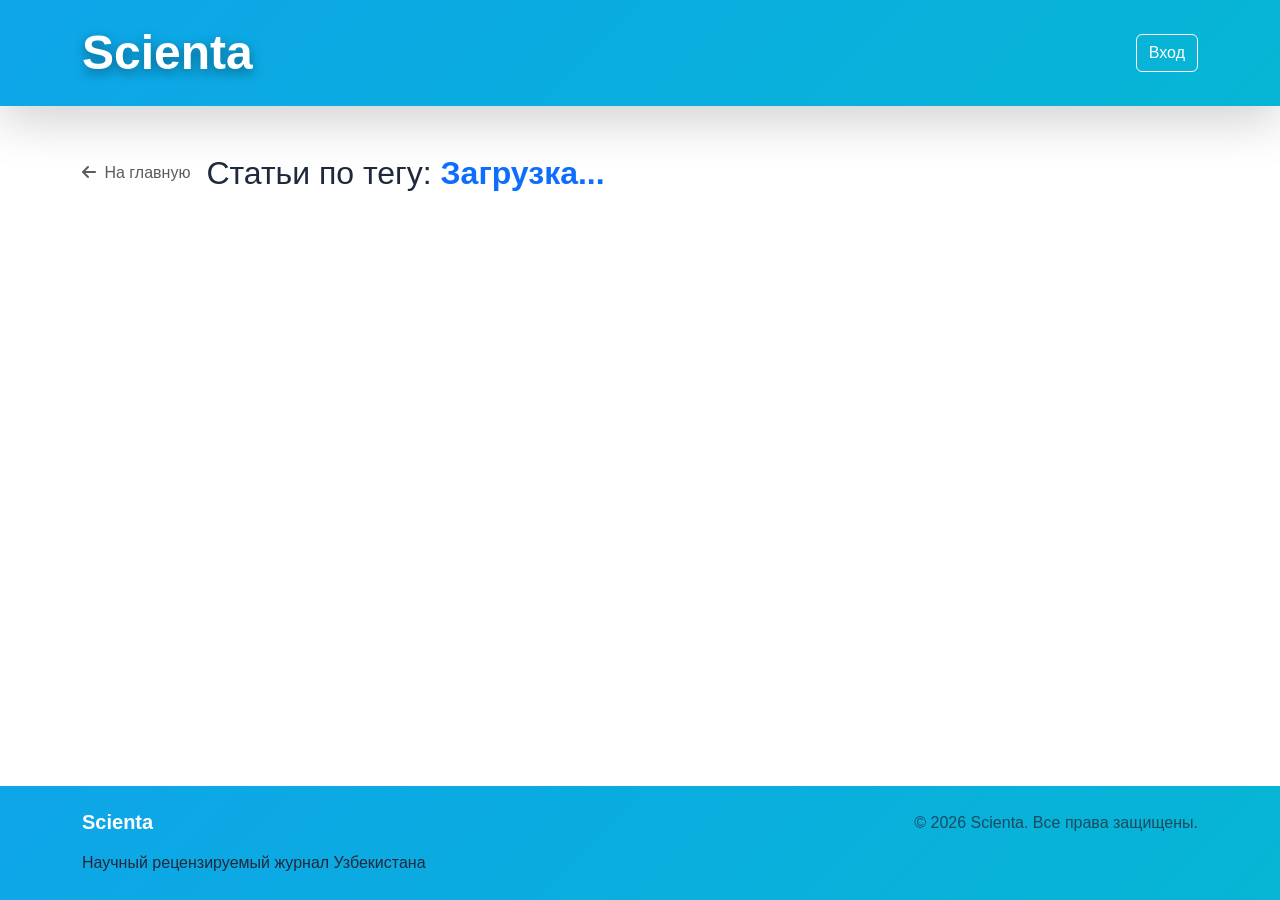
<file: journal-uz/tag.html>
<!DOCTYPE html>
<html lang="ru">
<head>
  <meta charset="UTF-8">
  <meta name="viewport" content="width=device-width, initial-scale=1.0">
  <title>Тег: <span id="tagName">Загрузка...</span> — Scienta</title>
  <link href="https://cdn.jsdelivr.net/npm/bootstrap@5.3.0/dist/css/bootstrap.min.css" rel="stylesheet">
  <link rel="stylesheet" href="styles.css">
  <link rel="stylesheet" href="sidebar.css">
  <link rel="stylesheet" href="https://cdnjs.cloudflare.com/ajax/libs/font-awesome/6.5.0/css/all.min.css">
  <script src="https://cdn.jsdelivr.net/npm/bootstrap@5.3.0/dist/js/bootstrap.bundle.min.js"></script>
  <style>
    html, body {
      height: 100%;
      margin: 0;
    }
    body {
      display: flex;
      flex-direction: column;
    }
    .main-content {
      flex: 1;
    }
    /* Заголовок в header всегда белый, даже на index-page */
    body.index-page header h1,
    body.index-page header .display-5,
    header h1,
    header .display-5 {
      color: #ffffff !important;
    }
    /* Весь текст в header/navbar белый */
    body.index-page header,
    body.index-page header *:not(.dropdown-menu):not(.dropdown-menu *),
    header .text-white,
    header #authSection,
    header #authSection *:not(.dropdown-menu):not(.dropdown-menu *),
    header #headerRight,
    header #headerRight *:not(.dropdown-menu):not(.dropdown-menu *),
    header .btn-outline-light,
    header .dropdown-toggle {
      color: #ffffff !important;
    }
    /* Кнопки в header */
    header .btn-outline-light,
    header .dropdown-toggle {
      border-color: #ffffff !important;
      color: #ffffff !important;
    }
    header .btn-outline-light:hover,
    header .dropdown-toggle:hover {
      background-color: rgba(255, 255, 255, 0.2) !important;
      color: #ffffff !important;
    }
  </style>
</head>
<body class="index-page">

  <!-- Шапка -->
  <header class="py-4 shadow-lg" style="background: linear-gradient(135deg, #0ea5e9 0%, #06b6d4 100%);">
    <div class="container">
      <div class="d-flex justify-content-between align-items-center">
        <h1 class="display-5 fw-bold mb-0 text-white" style="text-shadow: 0 4px 12px rgba(0,0,0,0.4);">
          Scienta
        </h1>
        <div id="headerRight" class="d-flex align-items-center gap-2">
          <div id="authSection" class="text-white fs-5">
            <a href="login.html" class="btn btn-outline-light">Вход</a>
          </div>
          <!-- бургер добавится сюда через sidebar.js -->
        </div>
      </div>
    </div>
  </header>

  <div class="main-content">
    <div class="container my-5">
    <div class="d-flex align-items-center mb-4">
      <a href="index.html" class="text-decoration-none me-3 text-muted">
        <i class="fas fa-arrow-left me-1"></i> На главную
      </a>
      <h2 class="mb-0">
        Статьи по тегу: <span id="currentTag" class="text-primary fw-bold">Загрузка...</span>
      </h2>
    </div>

    <div id="tagArticles" class="row g-4"></div>

    <div id="noResults" class="text-center text-muted py-5 d-none">
      <i class="fas fa-search fa-3x mb-3 opacity-50"></i>
      <p class="fs-5">По этому тегу статей пока нет</p>
    </div>
    </div>
  </div>

  <script type="module">
    import { createClient } from 'https://esm.sh/@supabase/supabase-js@2';
    import { supabaseUrl, supabaseKey } from './supabase-config.js';

    const supabase = createClient(supabaseUrl, supabaseKey);

    // Проверка авторизации и отображение профиля
    async function checkAuth() {
      const { data: { session } } = await supabase.auth.getSession();
      if (session?.user) {
        const { data: profile } = await supabase
          .from('profiles')
          .select('full_name')
          .eq('id', session.user.id)
          .maybeSingle();

        document.getElementById('authSection').innerHTML = `
          <div class="dropdown">
            <button class="btn btn-outline-light dropdown-toggle" type="button" data-bs-toggle="dropdown">
              ${profile?.full_name || session.user.email}
            </button>
            <ul class="dropdown-menu dropdown-menu-end">
              <li><a class="dropdown-item" href="profile.html">Профиль</a></li>
              <li><a class="dropdown-item" href="dashboard.html">Мои статьи</a></li>
              <li><hr class="dropdown-divider"></li>
              <li><a class="dropdown-item" href="#" id="logoutBtn">Выйти</a></li>
            </ul>
          </div>
        `;

        document.getElementById('logoutBtn')?.addEventListener('click', async (e) => {
          e.preventDefault();
          await supabase.auth.signOut();
          location.reload();
        });
      }
    }

    checkAuth();

    // Правильно получаем и декодируем тег
    const urlParams = new URLSearchParams(window.location.search);
    let rawTag = urlParams.get('tag');

    // Поддержка и ?tag= и /tag/физика
    if (!rawTag) {
      const path = window.location.pathname;
      rawTag = path.split('/tag/')[1];
    }

    if (!rawTag) {
      document.body.innerHTML = '<h1 class="text-center mt-5 text-danger">Тег не указан</h1>';
    } else {
      const tagName = decodeURIComponent(rawTag).trim();

      // Безопасно устанавливаем текст
      const tagNameEl = document.getElementById('tagName');
      const currentTagEl = document.getElementById('currentTag');
      if (tagNameEl) tagNameEl.textContent = tagName;
      if (currentTagEl) currentTagEl.textContent = tagName;

      loadArticlesByTag(tagName);
    }

    async function loadArticlesByTag(tagName) {
      // ИСПРАВЛЕНО: ищем по ilike с % и правильной раскодировкой
      const { data: tagData, error: tagError } = await supabase
        .from('tags')
        .select('id')
        .ilike('name', `%${tagName}%`)  // Теперь найдёт "Квантовая физика", "квантовая", "Физика" и т.д.
        .maybeSingle();

      if (tagError || !tagData) {
        console.error('Тег не найден:', tagError);
        document.getElementById('noResults').classList.remove('d-none');
        return;
      }

      const { data: links } = await supabase
        .from('submission_tags')
        .select('submission_id')
        .eq('tag_id', tagData.id);

      if (!links || links.length === 0) {
        document.getElementById('noResults').classList.remove('d-none');
        return;
      }

      const submissionIds = links.map(l => l.submission_id);

      const { data: articles } = await supabase
        .from('submissions')
        .select('id, title, authors, abstract, file_url, views, submitted_at')
        .in('id', submissionIds)
        .eq('status', 'Опубликована')
        .order('submitted_at', { ascending: false });

      const container = document.getElementById('tagArticles');
      if (!articles || articles.length === 0) {
        document.getElementById('noResults').classList.remove('d-none');
        return;
      }

      document.getElementById('noResults').classList.add('d-none');
      container.innerHTML = articles.map(a => `
        <div class="col-md-12 mb-4">
          <div class="card h-100 shadow-sm hover-shadow">
            <div class="card-body">
              <h5 class="card-title fw-bold">
                <a href="article.html?id=${a.id}" class="text-primary text-decoration-none">
                  ${a.title}
                </a>
              </h5>
              <p class="text-muted mb-2"><strong>Авторы:</strong> ${a.authors}</p>
              <p class="card-text text-muted">${a.abstract.substring(0, 250)}...</p>
              <div class="d-flex justify-content-between align-items-center mt-3">
                <small class="text-muted">
                  <i class="fas fa-calendar me-1"></i> ${new Date(a.submitted_at).toLocaleDateString('ru')}
                  <span class="ms-3"><i class="fas fa-eye me-1"></i> ${a.views || 0}</span>
                </small>
                <a href="article.html?id=${a.id}" class="btn btn-outline-primary btn-sm">
                  Читать полностью
                </a>
              </div>
            </div>
          </div>
        </div>
      `).join('');
    }
  </script>
  <script type="module" src="sidebar.js"></script>

  <!-- Footer -->
  <footer class="mt-auto py-4" style="background: linear-gradient(135deg, #0ea5e9 0%, #06b6d4 100%);">
    <div class="container">
      <div class="row text-white">
        <div class="col-md-6 mb-3 mb-md-0">
          <h5 class="fw-bold mb-3">Scienta</h5>
          <p class="mb-0 opacity-90">Научный рецензируемый журнал Узбекистана</p>
        </div>
        <div class="col-md-6 text-md-end">
          <p class="mb-0 opacity-75">
            © <span id="currentYear"></span> Scienta. Все права защищены.
          </p>
        </div>
      </div>
    </div>
  </footer>

  <script>
    // Устанавливаем текущий год
    document.getElementById('currentYear').textContent = new Date().getFullYear();
  </script>
</body>
</html>
</file>
<file: journal-uz/styles.css>
/* Современные стили для журнала UZ */

:root {
  --primary-color: #0ea5e9;
  --primary-dark: #0284c7;
  --primary-light: #38bdf8;
  --secondary-color: #06b6d4;
  --success-color: #10b981;
  --danger-color: #ef4444;
  --warning-color: #f59e0b;
  --info-color: #3b82f6;
  --dark-color: #1e293b;
  --light-color: #f8fafc;
  --gray-color: #64748b;
  --white: #ffffff;
  --shadow: 0 4px 6px -1px rgba(0, 0, 0, 0.1), 0 2px 4px -1px rgba(0, 0, 0, 0.06);
  --shadow-lg: 0 10px 15px -3px rgba(0, 0, 0, 0.1), 0 4px 6px -2px rgba(0, 0, 0, 0.05);
  --shadow-xl: 0 20px 25px -5px rgba(0, 0, 0, 0.1), 0 10px 10px -5px rgba(0, 0, 0, 0.04);
  --border-radius: 16px;
  --transition: all 0.3s ease;
}

* {
  margin: 0;
  padding: 0;
  box-sizing: border-box;
}

body {
  font-family: 'Segoe UI', Tahoma, Geneva, Verdana, sans-serif;
  background: linear-gradient(135deg, #0ea5e9 0%, #06b6d4 100%);
  min-height: 100vh;
  color: var(--dark-color);
  line-height: 1.6;
}

/* Только главная страница — белый фон */
body.index-page {
  background: white !important;
}

/* Навигация */
.navbar {
  background: linear-gradient(135deg, var(--primary-color) 0%, var(--secondary-color) 100%) !important;
  box-shadow: var(--shadow-lg);
  padding: 1rem 0;
  backdrop-filter: blur(10px);
}

.navbar-brand {
  font-weight: 700;
  font-size: 1.5rem;
  letter-spacing: 0.5px;
  transition: var(--transition);
  color: white !important;
}

.navbar-brand:hover {
  transform: translateY(-2px);
}

/* Карточки — прозрачные на градиенте */
.card {
  background: transparent !important;
  border: none !important;
  box-shadow: none !important;
  border-radius: var(--border-radius);
  overflow: hidden;
}

.card-header {
  background: rgba(255, 255, 255, 0.15) !important;
  border-bottom: 1px solid rgba(255, 255, 255, 0.2) !important;
  border-radius: var(--border-radius) var(--border-radius) 0 0 !important;
  padding: 1rem 1.5rem !important;
}

.card-header h3 {
  font-size: 1.5rem !important;
  font-weight: 700;
  color: white !important;
  margin: 0;
  text-shadow: 0 1px 3px rgba(0,0,0,0.3);
}

.card-body {
  background: rgba(255, 255, 255, 0.95) !important;
  border-radius: 0 0 var(--border-radius) var(--border-radius);
  padding: 2rem;
  box-shadow: var(--shadow-xl);
  backdrop-filter: blur(15px);
}

/* Формы */
.form-control, .form-select {
  border-radius: 12px;
  padding: 0.75rem 1rem;
  border: 1px solid rgba(0,0,0,0.1);
}

.form-control:focus {
  border-color: var(--primary-color);
  box-shadow: 0 0 0 0.2rem rgba(14, 165, 233, 0.25);
}

.btn-primary {
  background: linear-gradient(135deg, var(--primary-color), var(--secondary-color));
  border: none;
  border-radius: 50px;
  padding: 0.75rem 2rem;
  font-weight: 600;
  transition: var(--transition);
}

.btn-primary:hover {
  transform: translateY(-3px);
  box-shadow: var(--shadow-lg);
}

/* Статистика в admin */
#stats .card {
  background: rgba(255, 255, 255, 0.9) !important;
  border-radius: var(--border-radius);
  text-align: center;
  padding: 1.5rem 1rem;
  height: 100%;
  box-shadow: var(--shadow);
  transition: var(--transition);
}

#stats .card:hover {
  transform: translateY(-5px);
  box-shadow: var(--shadow-lg);
}

#stats h6 {
  font-size: 0.875rem;
  font-weight: 600;
  color: var(--gray-color);
  text-transform: uppercase;
  letter-spacing: 0.5px;
  white-space: nowrap;
  overflow: hidden;
  text-overflow: ellipsis;
}

#stats p {
  font-size: 2rem !important;
  font-weight: 700;
  margin: 0;
  line-height: 1;
}

#stats .text-primary { color: var(--primary-color) !important; }
#stats .text-warning { color: var(--warning-color) !important; }
#stats .text-success { color: var(--success-color) !important; }
#stats .text-danger { color: var(--danger-color) !important; }
#stats .text-info { color: var(--info-color) !important; }

/* Анимации */
@keyframes fadeInUp {
  from { opacity: 0; transform: translateY(30px); }
  to { opacity: 1; transform: translateY(0); }
}

.card, .btn {
  animation: fadeInUp 0.6s ease;
}

/* Скроллбар */
::-webkit-scrollbar {
  width: 10px;
}
::-webkit-scrollbar-track { background: var(--light-color); }
::-webkit-scrollbar-thumb {
  background: linear-gradient(var(--primary-color), var(--secondary-color));
  border-radius: 5px;
}

/* Адаптивность */
@media (max-width: 768px) {
  .card-body { padding: 1.5rem; }
  #stats p { font-size: 1.6rem !important; }
  .card-header h3 { font-size: 1.4rem !important; }
}
/* === БЕЛЫЙ ФОН ТОЛЬКО ДЛЯ ГЛАВНОЙ СТРАНИЦЫ (index.html) === */
body.index-page,
body:has(#welcome-section) {   /* Дополнительная страховка на случай, если добавишь id */
  background: var(--white) !important;           /* Белый фон */
  background-image: none !important;
  color: var(--dark-color);
}

/* Если хочешь лёгкую тень у карточек на белом фоне — чуть усилим */
body.index-page .card,
body:has(#welcome-section) .card {
  box-shadow: var(--shadow-lg) !important;
}

/* Опционально: чуть темнее текст на белом фоне для контраста */
body.index-page h1,
body.index-page h2,
body.index-page p,
body:has(#welcome-section) h1,
body:has(#welcome-section) h2,
body:has(#welcome-section) p {
  color: #1e293b !important;  /* тёмно-серый */
}

/* Кнопка входа и бургер в шапке — в один ряд, рядом друг с другом */
#authSection {
  display: inline-flex;
  align-items: center;
  gap: 0.5rem; /* расстояние между "Вход"/именем и бургером */
}
</file>
<file: journal-uz/sidebar.css>
/* Боковая панель навигации Scienta (off‑canvas) */

.app-sidebar {
  position: fixed;
  top: 0;
  bottom: 0;
  right: 0;
  width: 260px;
  padding: 1.5rem 1.25rem;
  background: linear-gradient(135deg, #0ea5e9 0%, #06b6d4 100%);
  color: #e5e7eb;
  box-shadow: 0 20px 40px rgba(15, 23, 42, 0.7);
  display: flex;
  flex-direction: column;
  gap: 1.5rem;
  z-index: 1040;
  transform: translateX(100%);
  opacity: 0;
  pointer-events: none;
  transition: transform 0.25s ease, opacity 0.25s ease;
}

.app-sidebar.is-open {
  transform: translateX(0);
  opacity: 1;
  pointer-events: auto;
}

.app-sidebar__user {
  display: flex;
  flex-direction: column;
  align-items: flex-end;
  font-size: 0.95rem;
  line-height: 1.3;
}

.app-sidebar__user-label {
  color: #ffffff;
  font-weight: 700;
}

.app-sidebar__user-name {
  font-weight: 600;
  font-size: 1.1rem;
}

.app-sidebar__user-role {
  font-size: 0.75rem;
  padding: 0.1rem 0.6rem;
  border-radius: 999px;
  background: rgba(15, 23, 42, 0.85);
  border: 1px solid rgba(148, 163, 184, 0.6);
  color: #e0f2fe;
  margin-top: 0.15rem;
}

.app-sidebar__nav {
  margin-top: 0.25rem;
}

.app-sidebar__links {
  display: flex;
  flex-direction: column;
  gap: 0.5rem;
}

.app-sidebar__link {
  display: inline-flex;
  align-items: center;
  gap: 0.6rem;
  padding: 0.75rem 1rem;
  border-radius: 8px;
  text-decoration: none;
  font-size: 1.02rem;
  color: #ffffff;
  background: rgba(56, 189, 248, 0.9); /* светло-голубой, чуть светлее основной */
  border: 1px solid rgba(191, 219, 254, 0.9);
  box-shadow: none;
  transition: transform 0.2s ease, box-shadow 0.2s ease, background 0.2s ease, border-color 0.2s ease;
}

.app-sidebar__link:hover {
  transform: translateY(-2px);
  background: rgba(125, 211, 252, 0.98); /* ещё светлее при ховере */
  border-color: rgba(248, 250, 252, 0.9);
  color: #ffffff;
}

.app-sidebar__icon {
  width: 1.1rem;
  text-align: center;
}

/* Кнопка открытия (гамбургер) переиспользует Bootstrap-классы, тут только лёгкая донастройка при необходимости */
.app-sidebar-toggle {
  display: inline-flex;
  align-items: center;
  justify-content: center;
}

/* Затемнение страницы при открытом sidebar */
.app-sidebar-backdrop {
  position: fixed;
  inset: 0;
  background: rgba(15, 23, 42, 0.55);
  opacity: 0;
  pointer-events: none;
  transition: opacity 0.2s ease;
  z-index: 1035;
}

.app-sidebar-backdrop.is-visible {
  opacity: 1;
  pointer-events: auto;
}

@media (max-width: 991.98px) {
  .app-sidebar {
    width: 80%;
    max-width: 320px;
  }
}
</file>
